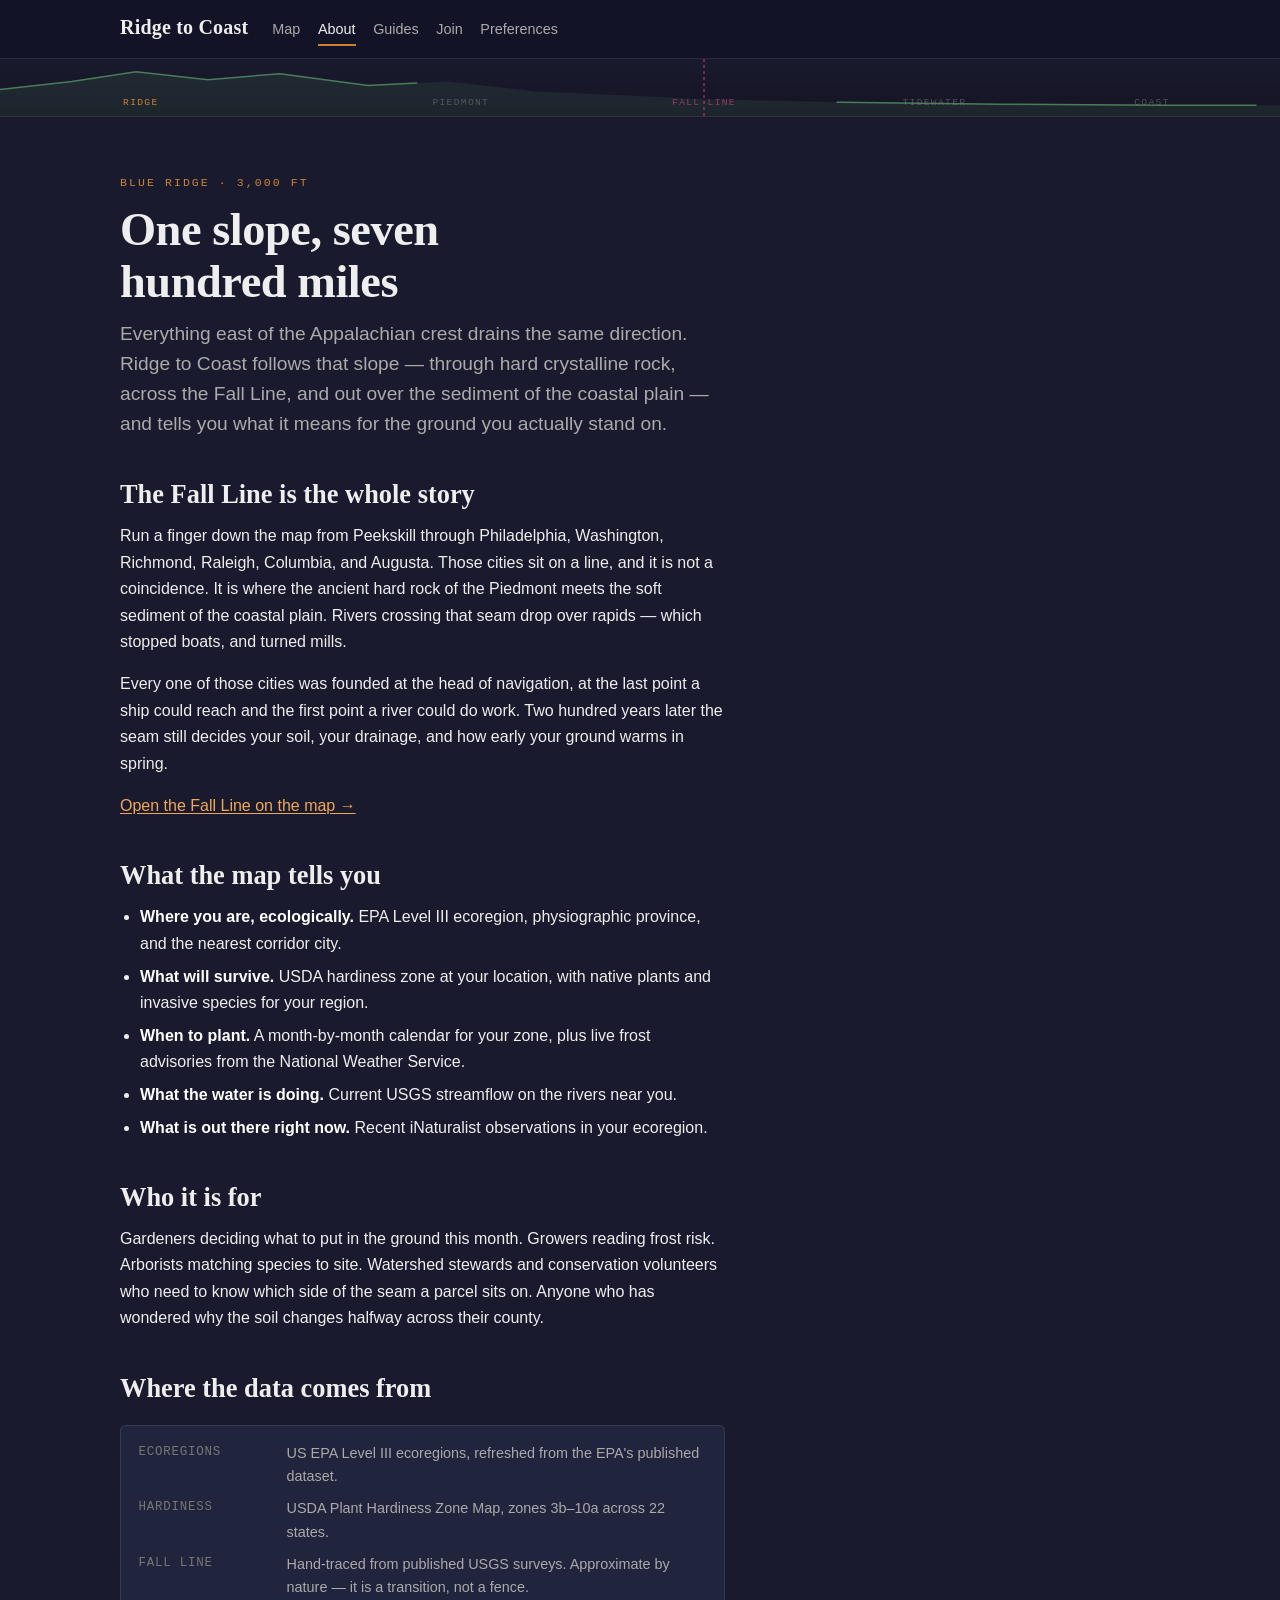
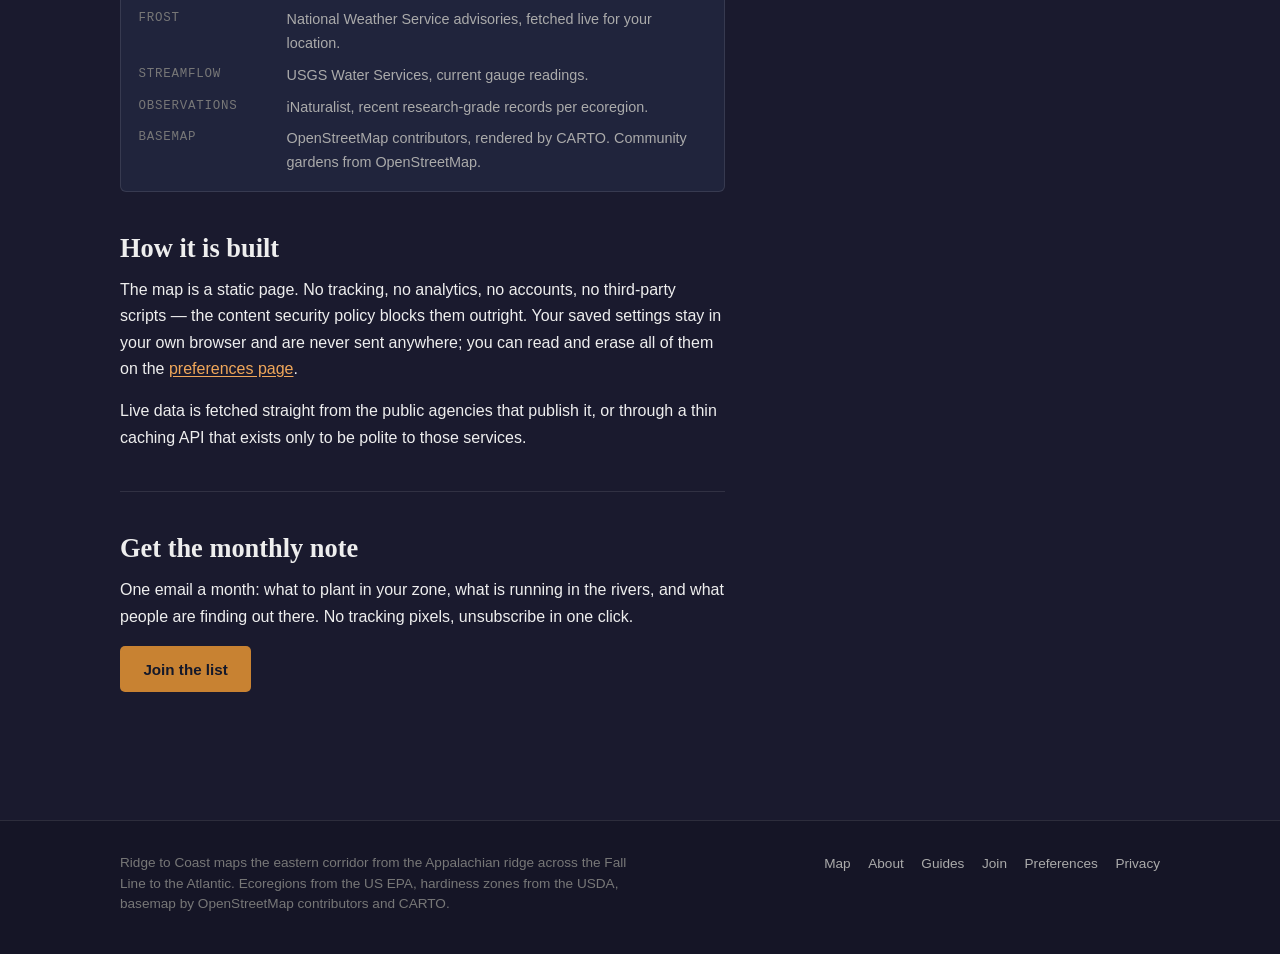
<file: app/about.html>
<!DOCTYPE html>
<html lang="en">
<head>
  <meta charset="UTF-8">
  <meta name="viewport" content="width=device-width, initial-scale=1.0">

  <!-- Content pages carry a tighter policy than the map: no basemap tiles, no
       geocoder, no NWS/USGS/iNaturalist. Only the Workers API is reachable, and
       only from the pages that actually call it. form-action stays 'none' —
       every form here submits through fetch(), never a native POST. -->
  <meta http-equiv="Content-Security-Policy" content="default-src 'none'; script-src 'self'; style-src 'self'; img-src 'self' data:; connect-src 'self' https://api.ridgetocoast.com https://preprod.ridgetocoast.com https://alpha.ridgetocoast.com; manifest-src 'self'; base-uri 'self'; form-action 'none';">

  <meta name="referrer" content="no-referrer">
  <meta http-equiv="X-Content-Type-Options" content="nosniff">
  <meta name="theme-color" content="#12171f">

  <title>About — Ridge to Coast</title>
  <meta name="description" content="Why the Fall Line matters, where the corridor runs, and where Ridge to Coast gets its ecoregion, hardiness, streamflow, and observation data.">
  <link rel="manifest" href="manifest.json">
  <link rel="icon" href="assets/icon.svg" type="image/svg+xml">
  <link rel="stylesheet" href="site.css">
</head>
<body data-place="about">

  <!-- SITE-CHROME:HEADER:START — byte-identical on every page (app/tests/site.test.js) -->
  <a class="skip-link" href="#main">Skip to content</a>
  <header class="masthead">
    <div class="masthead-inner">
      <a class="wordmark" href="index.html">Ridge to Coast</a>
      <nav class="site-nav" aria-label="Primary">
        <ul>
          <li><a href="index.html">Map</a></li>
          <li><a href="about.html">About</a></li>
          <li><a href="guides.html">Guides</a></li>
          <li><a href="join.html">Join</a></li>
          <li><a href="preferences.html">Preferences</a></li>
        </ul>
      </nav>
    </div>
  </header>
  <div class="transect" role="img" aria-label="Cross-section of the corridor: the Appalachian ridge in the west, down across the Fall Line, out to the Atlantic coast">
    <svg class="transect-svg" viewBox="0 0 320 58" preserveAspectRatio="none" aria-hidden="true" focusable="false">
      <path class="transect-fill" d="M0,31 L18,23 L34,13 L52,21 L70,15 L92,27 L112,23 L134,33 L156,37 L176,41 L210,44 L250,46 L290,47 L320,47 L320,58 L0,58 Z"/>
      <path class="transect-profile" d="M0,31 L18,23 L34,13 L52,21 L70,15 L92,27 L112,23 L134,33 L156,37 L176,41 L210,44 L250,46 L290,47 L320,47"/>
      <line class="transect-fallline" x1="176" y1="0" x2="176" y2="58"/>
    </svg>
    <ol class="transect-stations">
      <li data-station="ridge">Ridge</li>
      <li data-station="piedmont">Piedmont</li>
      <li data-station="fallline">Fall Line</li>
      <li data-station="tidewater">Tidewater</li>
      <li data-station="coast">Coast</li>
    </ol>
  </div>
  <!-- SITE-CHROME:HEADER:END -->

  <main id="main" class="page">
    <div class="prose">
      <p class="eyebrow">Blue Ridge · 3,000 ft</p>
      <h1>One slope, seven hundred miles</h1>
      <p class="lede">
        Everything east of the Appalachian crest drains the same direction. Ridge to
        Coast follows that slope — through hard crystalline rock, across the Fall
        Line, and out over the sediment of the coastal plain — and tells you what it
        means for the ground you actually stand on.
      </p>

      <h2>The Fall Line is the whole story</h2>
      <p>
        Run a finger down the map from Peekskill through Philadelphia, Washington,
        Richmond, Raleigh, Columbia, and Augusta. Those cities sit on a line, and it
        is not a coincidence. It is where the ancient hard rock of the Piedmont meets
        the soft sediment of the coastal plain. Rivers crossing that seam drop over
        rapids — which stopped boats, and turned mills.
      </p>
      <p>
        Every one of those cities was founded at the head of navigation, at the last
        point a ship could reach and the first point a river could do work. Two
        hundred years later the seam still decides your soil, your drainage, and how
        early your ground warms in spring.
      </p>
      <p>
        <a href="index.html#detail/fallline">Open the Fall Line on the map →</a>
      </p>

      <h2>What the map tells you</h2>
      <ul>
        <li><strong>Where you are, ecologically.</strong> EPA Level III ecoregion, physiographic province, and the nearest corridor city.</li>
        <li><strong>What will survive.</strong> USDA hardiness zone at your location, with native plants and invasive species for your region.</li>
        <li><strong>When to plant.</strong> A month-by-month calendar for your zone, plus live frost advisories from the National Weather Service.</li>
        <li><strong>What the water is doing.</strong> Current USGS streamflow on the rivers near you.</li>
        <li><strong>What is out there right now.</strong> Recent iNaturalist observations in your ecoregion.</li>
      </ul>

      <h2>Who it is for</h2>
      <p>
        Gardeners deciding what to put in the ground this month. Growers reading frost
        risk. Arborists matching species to site. Watershed stewards and conservation
        volunteers who need to know which side of the seam a parcel sits on. Anyone
        who has wondered why the soil changes halfway across their county.
      </p>

      <h2>Where the data comes from</h2>
      <dl class="facts">
        <dt>Ecoregions</dt>
        <dd>US EPA Level III ecoregions, refreshed from the EPA's published dataset.</dd>
        <dt>Hardiness</dt>
        <dd>USDA Plant Hardiness Zone Map, zones 3b–10a across 22 states.</dd>
        <dt>Fall Line</dt>
        <dd>Hand-traced from published USGS surveys. Approximate by nature — it is a transition, not a fence.</dd>
        <dt>Frost</dt>
        <dd>National Weather Service advisories, fetched live for your location.</dd>
        <dt>Streamflow</dt>
        <dd>USGS Water Services, current gauge readings.</dd>
        <dt>Observations</dt>
        <dd>iNaturalist, recent research-grade records per ecoregion.</dd>
        <dt>Basemap</dt>
        <dd>OpenStreetMap contributors, rendered by CARTO. Community gardens from OpenStreetMap.</dd>
      </dl>

      <h2>How it is built</h2>
      <p>
        The map is a static page. No tracking, no analytics, no accounts, no
        third-party scripts — the content security policy blocks them outright.
        Your saved settings stay in your own browser and are never sent anywhere;
        you can read and erase all of them on the
        <a href="preferences.html">preferences page</a>.
      </p>
      <p>
        Live data is fetched straight from the public agencies that publish it, or
        through a thin caching API that exists only to be polite to those services.
      </p>

      <hr>

      <h2>Get the monthly note</h2>
      <p>
        One email a month: what to plant in your zone, what is running in the rivers,
        and what people are finding out there. No tracking pixels, unsubscribe in one
        click.
      </p>
      <p><a class="btn" href="join.html">Join the list</a></p>
    </div>
  </main>

  <!-- SITE-CHROME:FOOTER:START — byte-identical on every page (app/tests/site.test.js) -->
  <footer class="site-footer">
    <div class="site-footer-inner">
      <p>
        Ridge to Coast maps the eastern corridor from the Appalachian ridge across the
        Fall Line to the Atlantic. Ecoregions from the US EPA, hardiness zones from the
        USDA, basemap by OpenStreetMap contributors and CARTO.
      </p>
      <nav aria-label="Footer">
        <ul>
          <li><a href="index.html">Map</a></li>
          <li><a href="about.html">About</a></li>
          <li><a href="guides.html">Guides</a></li>
          <li><a href="join.html">Join</a></li>
          <li><a href="preferences.html">Preferences</a></li>
          <li><a href="privacy.html">Privacy</a></li>
        </ul>
      </nav>
    </div>
  </footer>
  <!-- SITE-CHROME:FOOTER:END -->

</body>
</html>
</file>
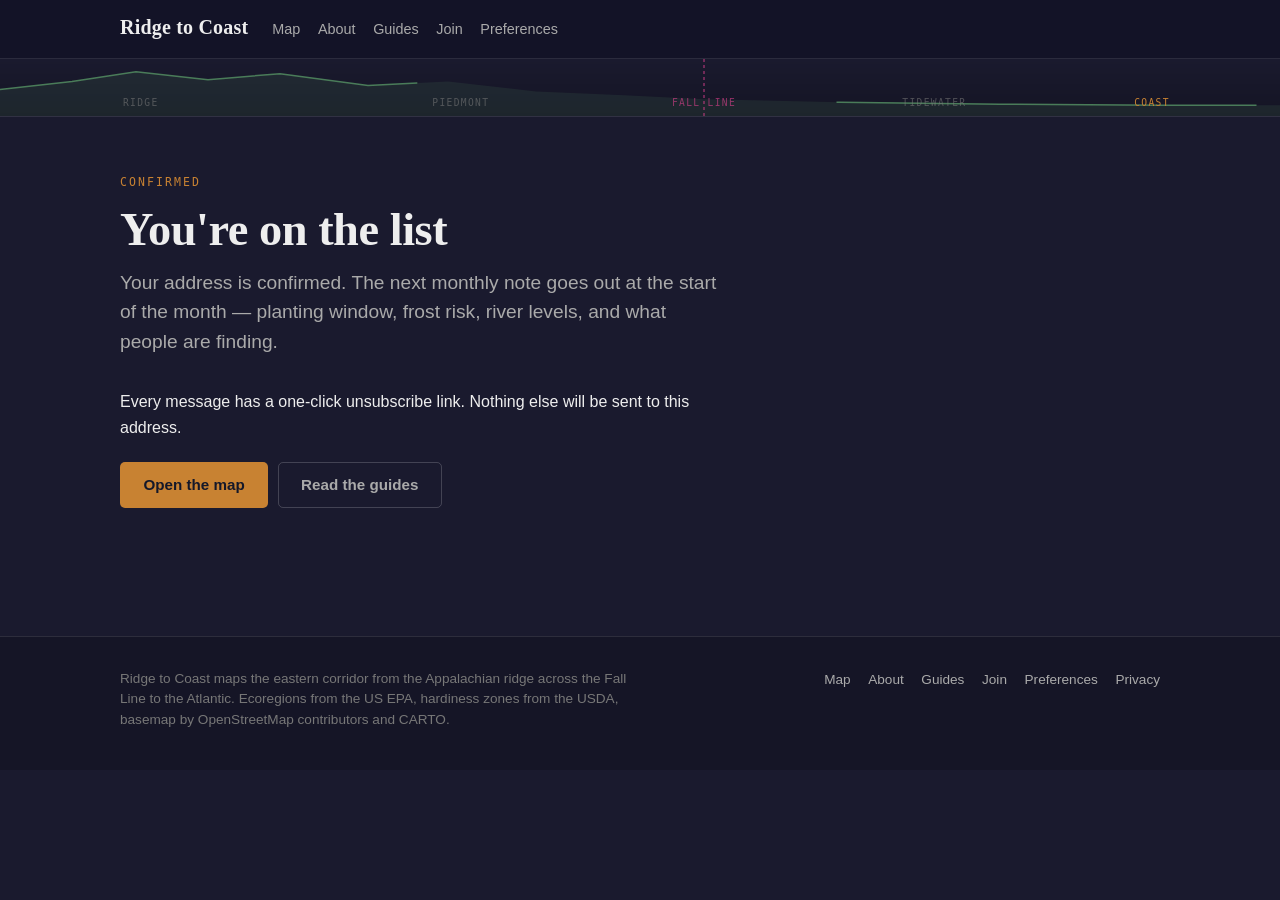
<file: app/confirmed.html>
<!DOCTYPE html>
<html lang="en">
<head>
  <meta charset="UTF-8">
  <meta name="viewport" content="width=device-width, initial-scale=1.0">

  <!-- Content pages carry a tighter policy than the map: no basemap tiles, no
       geocoder, no NWS/USGS/iNaturalist. Only the Workers API is reachable, and
       only from the pages that actually call it. form-action stays 'none' —
       every form here submits through fetch(), never a native POST. -->
  <meta http-equiv="Content-Security-Policy" content="default-src 'none'; script-src 'self'; style-src 'self'; img-src 'self' data:; connect-src 'self' https://api.ridgetocoast.com https://preprod.ridgetocoast.com https://alpha.ridgetocoast.com; manifest-src 'self'; base-uri 'self'; form-action 'none';">

  <meta name="referrer" content="no-referrer">
  <meta http-equiv="X-Content-Type-Options" content="nosniff">
  <meta name="theme-color" content="#12171f">

  <title>Subscription confirmed — Ridge to Coast</title>
  <meta name="description" content="Your email address is confirmed. The monthly Ridge to Coast note is on its way.">
  <link rel="manifest" href="manifest.json">
  <link rel="icon" href="assets/icon.svg" type="image/svg+xml">
  <link rel="stylesheet" href="site.css">
</head>
<body data-place="legal">

  <!-- SITE-CHROME:HEADER:START — byte-identical on every page (app/tests/site.test.js) -->
  <a class="skip-link" href="#main">Skip to content</a>
  <header class="masthead">
    <div class="masthead-inner">
      <a class="wordmark" href="index.html">Ridge to Coast</a>
      <nav class="site-nav" aria-label="Primary">
        <ul>
          <li><a href="index.html">Map</a></li>
          <li><a href="about.html">About</a></li>
          <li><a href="guides.html">Guides</a></li>
          <li><a href="join.html">Join</a></li>
          <li><a href="preferences.html">Preferences</a></li>
        </ul>
      </nav>
    </div>
  </header>
  <div class="transect" role="img" aria-label="Cross-section of the corridor: the Appalachian ridge in the west, down across the Fall Line, out to the Atlantic coast">
    <svg class="transect-svg" viewBox="0 0 320 58" preserveAspectRatio="none" aria-hidden="true" focusable="false">
      <path class="transect-fill" d="M0,31 L18,23 L34,13 L52,21 L70,15 L92,27 L112,23 L134,33 L156,37 L176,41 L210,44 L250,46 L290,47 L320,47 L320,58 L0,58 Z"/>
      <path class="transect-profile" d="M0,31 L18,23 L34,13 L52,21 L70,15 L92,27 L112,23 L134,33 L156,37 L176,41 L210,44 L250,46 L290,47 L320,47"/>
      <line class="transect-fallline" x1="176" y1="0" x2="176" y2="58"/>
    </svg>
    <ol class="transect-stations">
      <li data-station="ridge">Ridge</li>
      <li data-station="piedmont">Piedmont</li>
      <li data-station="fallline">Fall Line</li>
      <li data-station="tidewater">Tidewater</li>
      <li data-station="coast">Coast</li>
    </ol>
  </div>
  <!-- SITE-CHROME:HEADER:END -->

  <main id="main" class="page">
    <div class="prose">
      <p class="eyebrow">Confirmed</p>
      <h1>You're on the list</h1>
      <p class="lede">
        Your address is confirmed. The next monthly note goes out at the start of the
        month — planting window, frost risk, river levels, and what people are finding.
      </p>
      <p>
        Every message has a one-click unsubscribe link. Nothing else will be sent to this
        address.
      </p>
      <p class="btn-row">
        <a class="btn" href="index.html">Open the map</a>
        <a class="btn btn-quiet" href="guides.html">Read the guides</a>
      </p>
    </div>
  </main>

  <!-- SITE-CHROME:FOOTER:START — byte-identical on every page (app/tests/site.test.js) -->
  <footer class="site-footer">
    <div class="site-footer-inner">
      <p>
        Ridge to Coast maps the eastern corridor from the Appalachian ridge across the
        Fall Line to the Atlantic. Ecoregions from the US EPA, hardiness zones from the
        USDA, basemap by OpenStreetMap contributors and CARTO.
      </p>
      <nav aria-label="Footer">
        <ul>
          <li><a href="index.html">Map</a></li>
          <li><a href="about.html">About</a></li>
          <li><a href="guides.html">Guides</a></li>
          <li><a href="join.html">Join</a></li>
          <li><a href="preferences.html">Preferences</a></li>
          <li><a href="privacy.html">Privacy</a></li>
        </ul>
      </nav>
    </div>
  </footer>
  <!-- SITE-CHROME:FOOTER:END -->

</body>
</html>
</file>
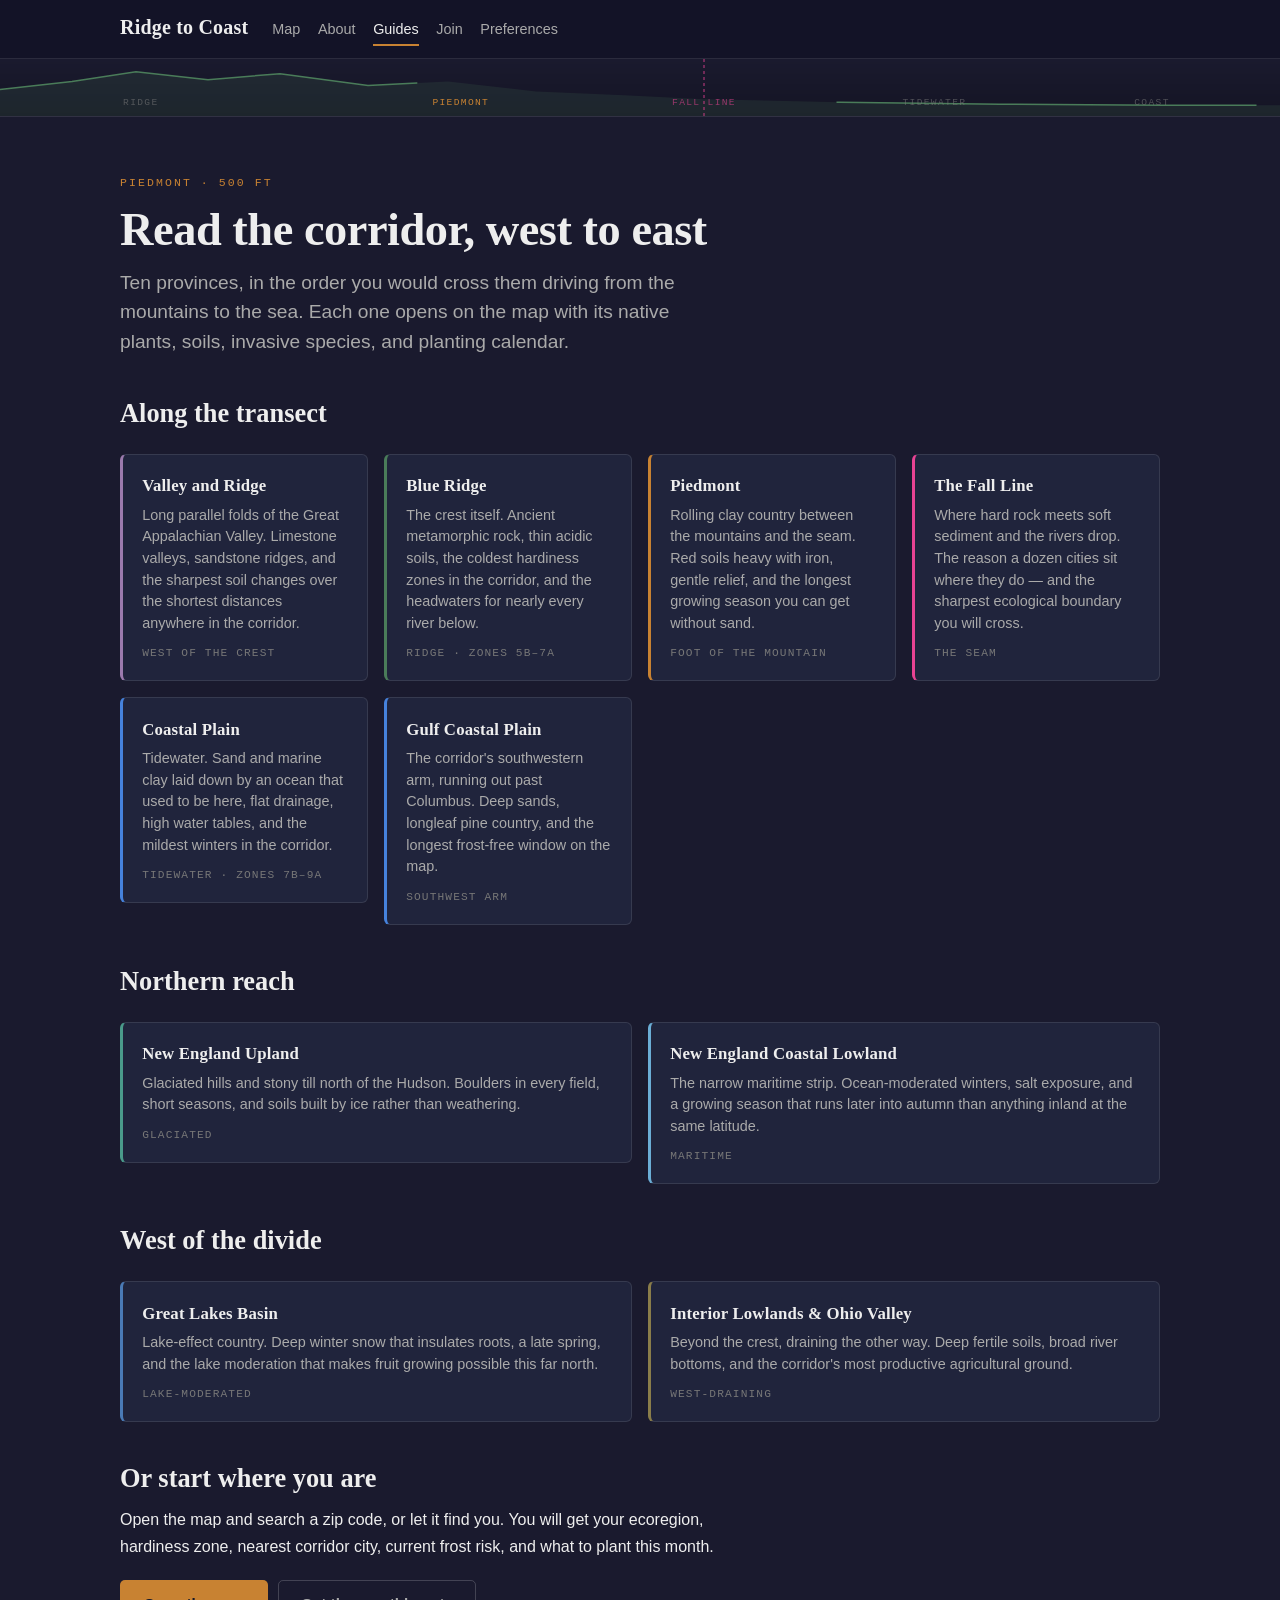
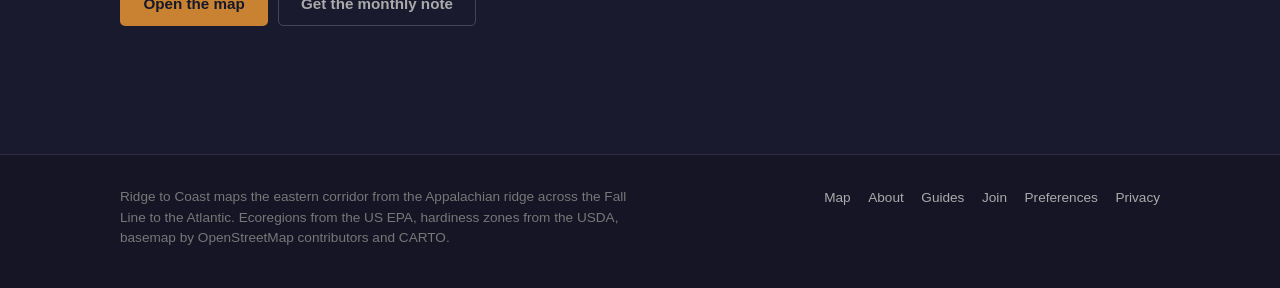
<file: app/guides.html>
<!DOCTYPE html>
<html lang="en">
<head>
  <meta charset="UTF-8">
  <meta name="viewport" content="width=device-width, initial-scale=1.0">

  <!-- Content pages carry a tighter policy than the map: no basemap tiles, no
       geocoder, no NWS/USGS/iNaturalist. Only the Workers API is reachable, and
       only from the pages that actually call it. form-action stays 'none' —
       every form here submits through fetch(), never a native POST. -->
  <meta http-equiv="Content-Security-Policy" content="default-src 'none'; script-src 'self'; style-src 'self'; img-src 'self' data:; connect-src 'self' https://api.ridgetocoast.com https://preprod.ridgetocoast.com https://alpha.ridgetocoast.com; manifest-src 'self'; base-uri 'self'; form-action 'none';">

  <meta name="referrer" content="no-referrer">
  <meta http-equiv="X-Content-Type-Options" content="nosniff">
  <meta name="theme-color" content="#12171f">

  <title>Guides — Ridge to Coast</title>
  <meta name="description" content="Start here: the physiographic provinces of the eastern corridor, from the Blue Ridge across the Fall Line to the Atlantic coast, each opening on the map.">
  <link rel="manifest" href="manifest.json">
  <link rel="icon" href="assets/icon.svg" type="image/svg+xml">
  <link rel="stylesheet" href="site.css">
</head>
<body data-place="guides">

  <!-- SITE-CHROME:HEADER:START — byte-identical on every page (app/tests/site.test.js) -->
  <a class="skip-link" href="#main">Skip to content</a>
  <header class="masthead">
    <div class="masthead-inner">
      <a class="wordmark" href="index.html">Ridge to Coast</a>
      <nav class="site-nav" aria-label="Primary">
        <ul>
          <li><a href="index.html">Map</a></li>
          <li><a href="about.html">About</a></li>
          <li><a href="guides.html">Guides</a></li>
          <li><a href="join.html">Join</a></li>
          <li><a href="preferences.html">Preferences</a></li>
        </ul>
      </nav>
    </div>
  </header>
  <div class="transect" role="img" aria-label="Cross-section of the corridor: the Appalachian ridge in the west, down across the Fall Line, out to the Atlantic coast">
    <svg class="transect-svg" viewBox="0 0 320 58" preserveAspectRatio="none" aria-hidden="true" focusable="false">
      <path class="transect-fill" d="M0,31 L18,23 L34,13 L52,21 L70,15 L92,27 L112,23 L134,33 L156,37 L176,41 L210,44 L250,46 L290,47 L320,47 L320,58 L0,58 Z"/>
      <path class="transect-profile" d="M0,31 L18,23 L34,13 L52,21 L70,15 L92,27 L112,23 L134,33 L156,37 L176,41 L210,44 L250,46 L290,47 L320,47"/>
      <line class="transect-fallline" x1="176" y1="0" x2="176" y2="58"/>
    </svg>
    <ol class="transect-stations">
      <li data-station="ridge">Ridge</li>
      <li data-station="piedmont">Piedmont</li>
      <li data-station="fallline">Fall Line</li>
      <li data-station="tidewater">Tidewater</li>
      <li data-station="coast">Coast</li>
    </ol>
  </div>
  <!-- SITE-CHROME:HEADER:END -->

  <main id="main" class="page">
    <div class="prose">
      <p class="eyebrow">Piedmont · 500 ft</p>
      <h1>Read the corridor, west to east</h1>
      <p class="lede">
        Ten provinces, in the order you would cross them driving from the mountains to
        the sea. Each one opens on the map with its native plants, soils, invasive
        species, and planting calendar.
      </p>
    </div>

    <h2>Along the transect</h2>
    <ul class="card-grid">
      <li>
        <a class="card province-valley" href="index.html#detail/region/valleyRidge">
          <h3>Valley and Ridge</h3>
          <p>Long parallel folds of the Great Appalachian Valley. Limestone valleys, sandstone ridges, and the sharpest soil changes over the shortest distances anywhere in the corridor.</p>
          <span class="card-meta">West of the crest</span>
        </a>
      </li>
      <li>
        <a class="card province-ridge" href="index.html#detail/region/blueRidge">
          <h3>Blue Ridge</h3>
          <p>The crest itself. Ancient metamorphic rock, thin acidic soils, the coldest hardiness zones in the corridor, and the headwaters for nearly every river below.</p>
          <span class="card-meta">Ridge · zones 5b–7a</span>
        </a>
      </li>
      <li>
        <a class="card province-piedmont" href="index.html#detail/region/piedmont">
          <h3>Piedmont</h3>
          <p>Rolling clay country between the mountains and the seam. Red soils heavy with iron, gentle relief, and the longest growing season you can get without sand.</p>
          <span class="card-meta">Foot of the mountain</span>
        </a>
      </li>
      <li>
        <a class="card province-fall" href="index.html#detail/fallline">
          <h3>The Fall Line</h3>
          <p>Where hard rock meets soft sediment and the rivers drop. The reason a dozen cities sit where they do — and the sharpest ecological boundary you will cross.</p>
          <span class="card-meta">The seam</span>
        </a>
      </li>
      <li>
        <a class="card province-tide" href="index.html#detail/region/coastal">
          <h3>Coastal Plain</h3>
          <p>Tidewater. Sand and marine clay laid down by an ocean that used to be here, flat drainage, high water tables, and the mildest winters in the corridor.</p>
          <span class="card-meta">Tidewater · zones 7b–9a</span>
        </a>
      </li>
      <li>
        <a class="card province-tide" href="index.html#detail/region/gulfCoastal">
          <h3>Gulf Coastal Plain</h3>
          <p>The corridor's southwestern arm, running out past Columbus. Deep sands, longleaf pine country, and the longest frost-free window on the map.</p>
          <span class="card-meta">Southwest arm</span>
        </a>
      </li>
    </ul>

    <h2>Northern reach</h2>
    <ul class="card-grid">
      <li>
        <a class="card province-upland" href="index.html#detail/region/neUpland">
          <h3>New England Upland</h3>
          <p>Glaciated hills and stony till north of the Hudson. Boulders in every field, short seasons, and soils built by ice rather than weathering.</p>
          <span class="card-meta">Glaciated</span>
        </a>
      </li>
      <li>
        <a class="card province-necoastal" href="index.html#detail/region/neCoastal">
          <h3>New England Coastal Lowland</h3>
          <p>The narrow maritime strip. Ocean-moderated winters, salt exposure, and a growing season that runs later into autumn than anything inland at the same latitude.</p>
          <span class="card-meta">Maritime</span>
        </a>
      </li>
    </ul>

    <h2>West of the divide</h2>
    <ul class="card-grid">
      <li>
        <a class="card province-lakes" href="index.html#detail/region/greatLakes">
          <h3>Great Lakes Basin</h3>
          <p>Lake-effect country. Deep winter snow that insulates roots, a late spring, and the lake moderation that makes fruit growing possible this far north.</p>
          <span class="card-meta">Lake-moderated</span>
        </a>
      </li>
      <li>
        <a class="card province-lowlands" href="index.html#detail/region/interiorLowlands">
          <h3>Interior Lowlands &amp; Ohio Valley</h3>
          <p>Beyond the crest, draining the other way. Deep fertile soils, broad river bottoms, and the corridor's most productive agricultural ground.</p>
          <span class="card-meta">West-draining</span>
        </a>
      </li>
    </ul>

    <div class="prose">
      <h2>Or start where you are</h2>
      <p>
        Open the map and search a zip code, or let it find you. You will get your
        ecoregion, hardiness zone, nearest corridor city, current frost risk, and what
        to plant this month.
      </p>
      <p class="btn-row">
        <a class="btn" href="index.html">Open the map</a>
        <a class="btn btn-quiet" href="join.html">Get the monthly note</a>
      </p>
    </div>
  </main>

  <!-- SITE-CHROME:FOOTER:START — byte-identical on every page (app/tests/site.test.js) -->
  <footer class="site-footer">
    <div class="site-footer-inner">
      <p>
        Ridge to Coast maps the eastern corridor from the Appalachian ridge across the
        Fall Line to the Atlantic. Ecoregions from the US EPA, hardiness zones from the
        USDA, basemap by OpenStreetMap contributors and CARTO.
      </p>
      <nav aria-label="Footer">
        <ul>
          <li><a href="index.html">Map</a></li>
          <li><a href="about.html">About</a></li>
          <li><a href="guides.html">Guides</a></li>
          <li><a href="join.html">Join</a></li>
          <li><a href="preferences.html">Preferences</a></li>
          <li><a href="privacy.html">Privacy</a></li>
        </ul>
      </nav>
    </div>
  </footer>
  <!-- SITE-CHROME:FOOTER:END -->

</body>
</html>
</file>
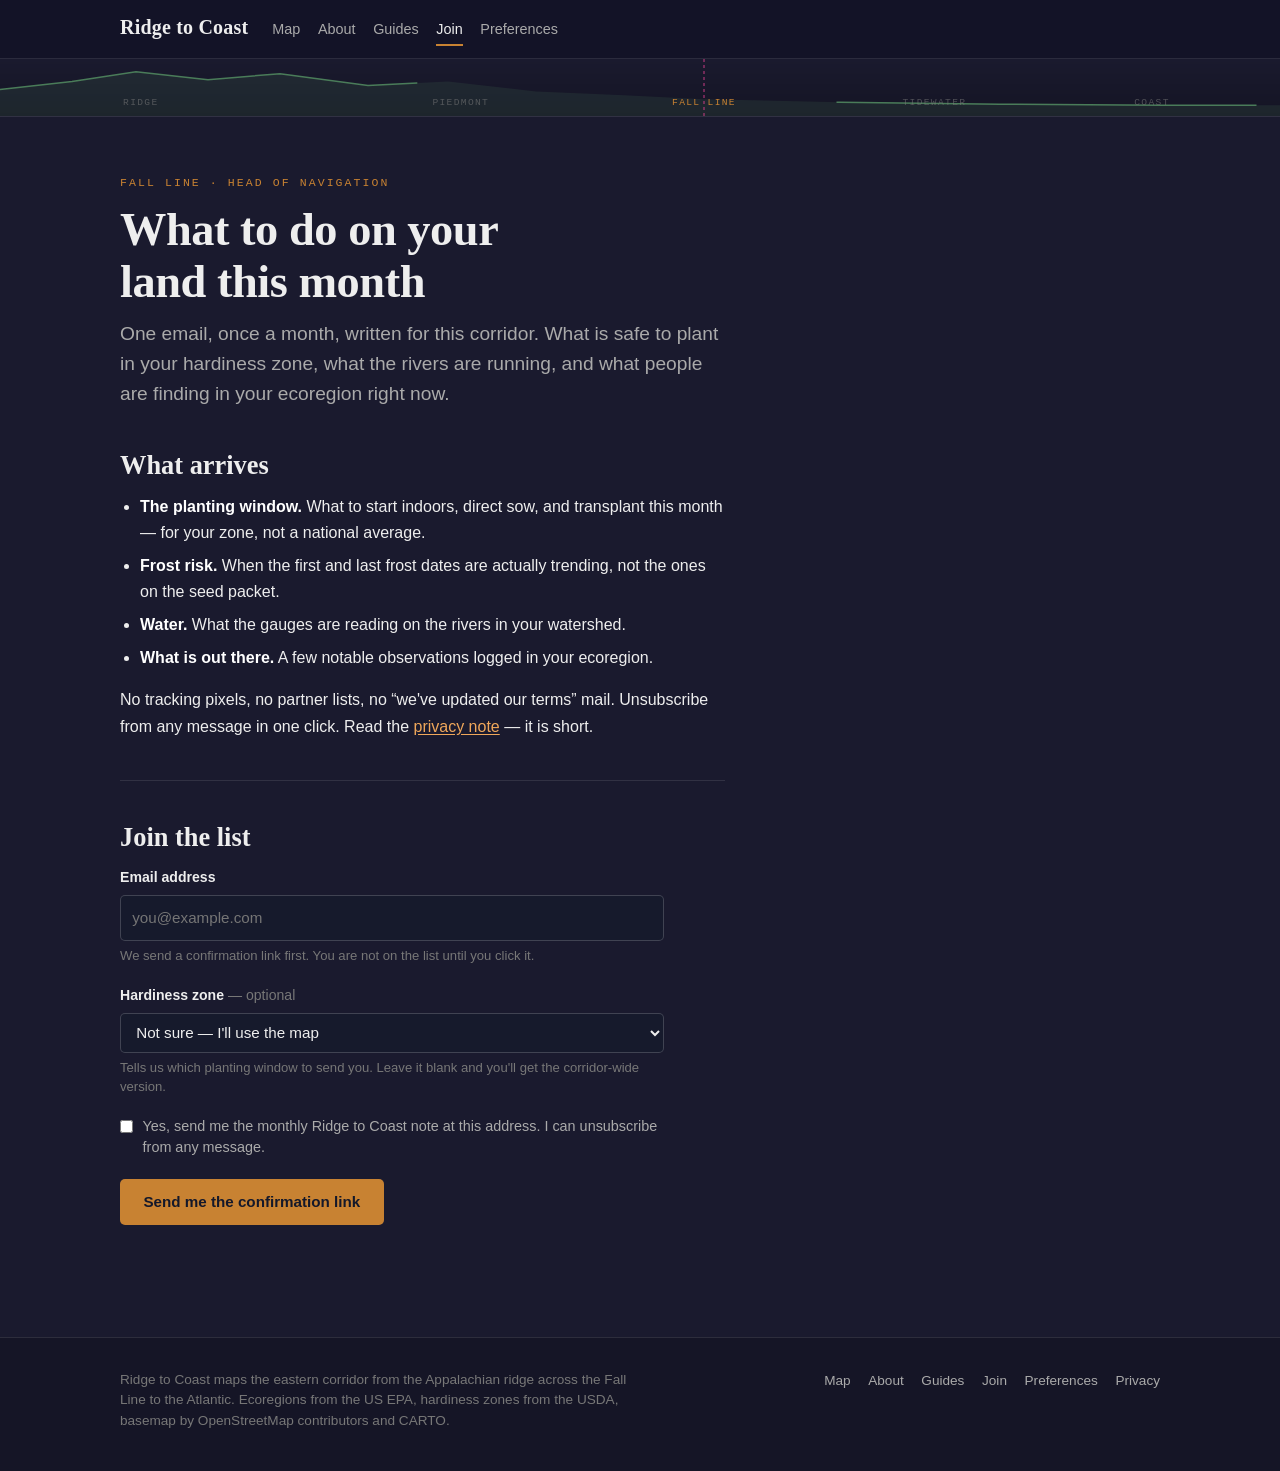
<file: app/join.html>
<!DOCTYPE html>
<html lang="en">
<head>
  <meta charset="UTF-8">
  <meta name="viewport" content="width=device-width, initial-scale=1.0">

  <!-- Content pages carry a tighter policy than the map: no basemap tiles, no
       geocoder, no NWS/USGS/iNaturalist. Only the Workers API is reachable, and
       only from the pages that actually call it. form-action stays 'none' —
       every form here submits through fetch(), never a native POST. -->
  <meta http-equiv="Content-Security-Policy" content="default-src 'none'; script-src 'self'; style-src 'self'; img-src 'self' data:; connect-src 'self' https://api.ridgetocoast.com https://preprod.ridgetocoast.com https://alpha.ridgetocoast.com; manifest-src 'self'; base-uri 'self'; form-action 'none';">

  <meta name="referrer" content="no-referrer">
  <meta http-equiv="X-Content-Type-Options" content="nosniff">
  <meta name="theme-color" content="#12171f">

  <title>Join — Ridge to Coast</title>
  <meta name="description" content="One email a month: what to plant in your hardiness zone, what the rivers are doing, and what people are finding in your ecoregion.">
  <link rel="manifest" href="manifest.json">
  <link rel="icon" href="assets/icon.svg" type="image/svg+xml">
  <link rel="stylesheet" href="site.css">
</head>
<body data-place="join">

  <!-- SITE-CHROME:HEADER:START — byte-identical on every page (app/tests/site.test.js) -->
  <a class="skip-link" href="#main">Skip to content</a>
  <header class="masthead">
    <div class="masthead-inner">
      <a class="wordmark" href="index.html">Ridge to Coast</a>
      <nav class="site-nav" aria-label="Primary">
        <ul>
          <li><a href="index.html">Map</a></li>
          <li><a href="about.html">About</a></li>
          <li><a href="guides.html">Guides</a></li>
          <li><a href="join.html">Join</a></li>
          <li><a href="preferences.html">Preferences</a></li>
        </ul>
      </nav>
    </div>
  </header>
  <div class="transect" role="img" aria-label="Cross-section of the corridor: the Appalachian ridge in the west, down across the Fall Line, out to the Atlantic coast">
    <svg class="transect-svg" viewBox="0 0 320 58" preserveAspectRatio="none" aria-hidden="true" focusable="false">
      <path class="transect-fill" d="M0,31 L18,23 L34,13 L52,21 L70,15 L92,27 L112,23 L134,33 L156,37 L176,41 L210,44 L250,46 L290,47 L320,47 L320,58 L0,58 Z"/>
      <path class="transect-profile" d="M0,31 L18,23 L34,13 L52,21 L70,15 L92,27 L112,23 L134,33 L156,37 L176,41 L210,44 L250,46 L290,47 L320,47"/>
      <line class="transect-fallline" x1="176" y1="0" x2="176" y2="58"/>
    </svg>
    <ol class="transect-stations">
      <li data-station="ridge">Ridge</li>
      <li data-station="piedmont">Piedmont</li>
      <li data-station="fallline">Fall Line</li>
      <li data-station="tidewater">Tidewater</li>
      <li data-station="coast">Coast</li>
    </ol>
  </div>
  <!-- SITE-CHROME:HEADER:END -->

  <main id="main" class="page">
    <div class="prose">
      <p class="eyebrow">Fall Line · head of navigation</p>
      <h1>What to do on your land this month</h1>
      <p class="lede">
        One email, once a month, written for this corridor. What is safe to plant in
        your hardiness zone, what the rivers are running, and what people are finding
        in your ecoregion right now.
      </p>

      <h2>What arrives</h2>
      <ul>
        <li><strong>The planting window.</strong> What to start indoors, direct sow, and transplant this month — for your zone, not a national average.</li>
        <li><strong>Frost risk.</strong> When the first and last frost dates are actually trending, not the ones on the seed packet.</li>
        <li><strong>Water.</strong> What the gauges are reading on the rivers in your watershed.</li>
        <li><strong>What is out there.</strong> A few notable observations logged in your ecoregion.</li>
      </ul>

      <p>
        No tracking pixels, no partner lists, no “we've updated our terms” mail.
        Unsubscribe from any message in one click. Read the
        <a href="privacy.html">privacy note</a> — it is short.
      </p>

      <hr>

      <form class="form" id="join-form" novalidate>
        <h2 id="form-heading">Join the list</h2>

        <div class="field">
          <label for="email">Email address</label>
          <input type="email" id="email" name="email" autocomplete="email"
                 required maxlength="254" placeholder="you@example.com"
                 aria-describedby="email-hint">
          <p class="field-hint" id="email-hint">
            We send a confirmation link first. You are not on the list until you click it.
          </p>
        </div>

        <div class="field">
          <label for="zone">Hardiness zone <span class="field-hint-inline">— optional</span></label>
          <select id="zone" name="zone">
            <option value="">Not sure — I'll use the map</option>
            <option value="3b">3b</option><option value="4a">4a</option><option value="4b">4b</option>
            <option value="5a">5a</option><option value="5b">5b</option><option value="6a">6a</option>
            <option value="6b">6b</option><option value="7a">7a</option><option value="7b">7b</option>
            <option value="8a">8a</option><option value="8b">8b</option><option value="9a">9a</option>
            <option value="9b">9b</option><option value="10a">10a</option>
          </select>
          <p class="field-hint">
            Tells us which planting window to send you. Leave it blank and you'll get the
            corridor-wide version.
          </p>
        </div>

        <div class="field">
          <label class="checkbox" for="consent">
            <input type="checkbox" id="consent" name="consent" required>
            <span>
              Yes, send me the monthly Ridge to Coast note at this address. I can
              unsubscribe from any message.
            </span>
          </label>
        </div>

        <!-- Honeypot. Hidden from people, tempting to naive bots. Never shown,
             never focusable, never announced. -->
        <div class="trap" aria-hidden="true">
          <label for="website">Leave this field empty</label>
          <input type="text" id="website" name="website" tabindex="-1" autocomplete="off">
        </div>

        <div class="btn-row">
          <button class="btn" type="submit" id="submit-btn">Send me the confirmation link</button>
        </div>
      </form>

      <!-- Outside the form on purpose: a successful signup hides the form, and
           these would go with it if they were nested inside. -->
      <p class="notice notice-error" id="form-error" hidden role="alert"></p>
      <p class="notice notice-ok" id="form-ok" hidden role="status" tabindex="-1"></p>
    </div>
  </main>

  <!-- SITE-CHROME:FOOTER:START — byte-identical on every page (app/tests/site.test.js) -->
  <footer class="site-footer">
    <div class="site-footer-inner">
      <p>
        Ridge to Coast maps the eastern corridor from the Appalachian ridge across the
        Fall Line to the Atlantic. Ecoregions from the US EPA, hardiness zones from the
        USDA, basemap by OpenStreetMap contributors and CARTO.
      </p>
      <nav aria-label="Footer">
        <ul>
          <li><a href="index.html">Map</a></li>
          <li><a href="about.html">About</a></li>
          <li><a href="guides.html">Guides</a></li>
          <li><a href="join.html">Join</a></li>
          <li><a href="preferences.html">Preferences</a></li>
          <li><a href="privacy.html">Privacy</a></li>
        </ul>
      </nav>
    </div>
  </footer>
  <!-- SITE-CHROME:FOOTER:END -->

  <script src="lib/api-base.js"></script>
  <script src="lib/prefs.js"></script>
  <script src="join.js"></script>
</body>
</html>
</file>
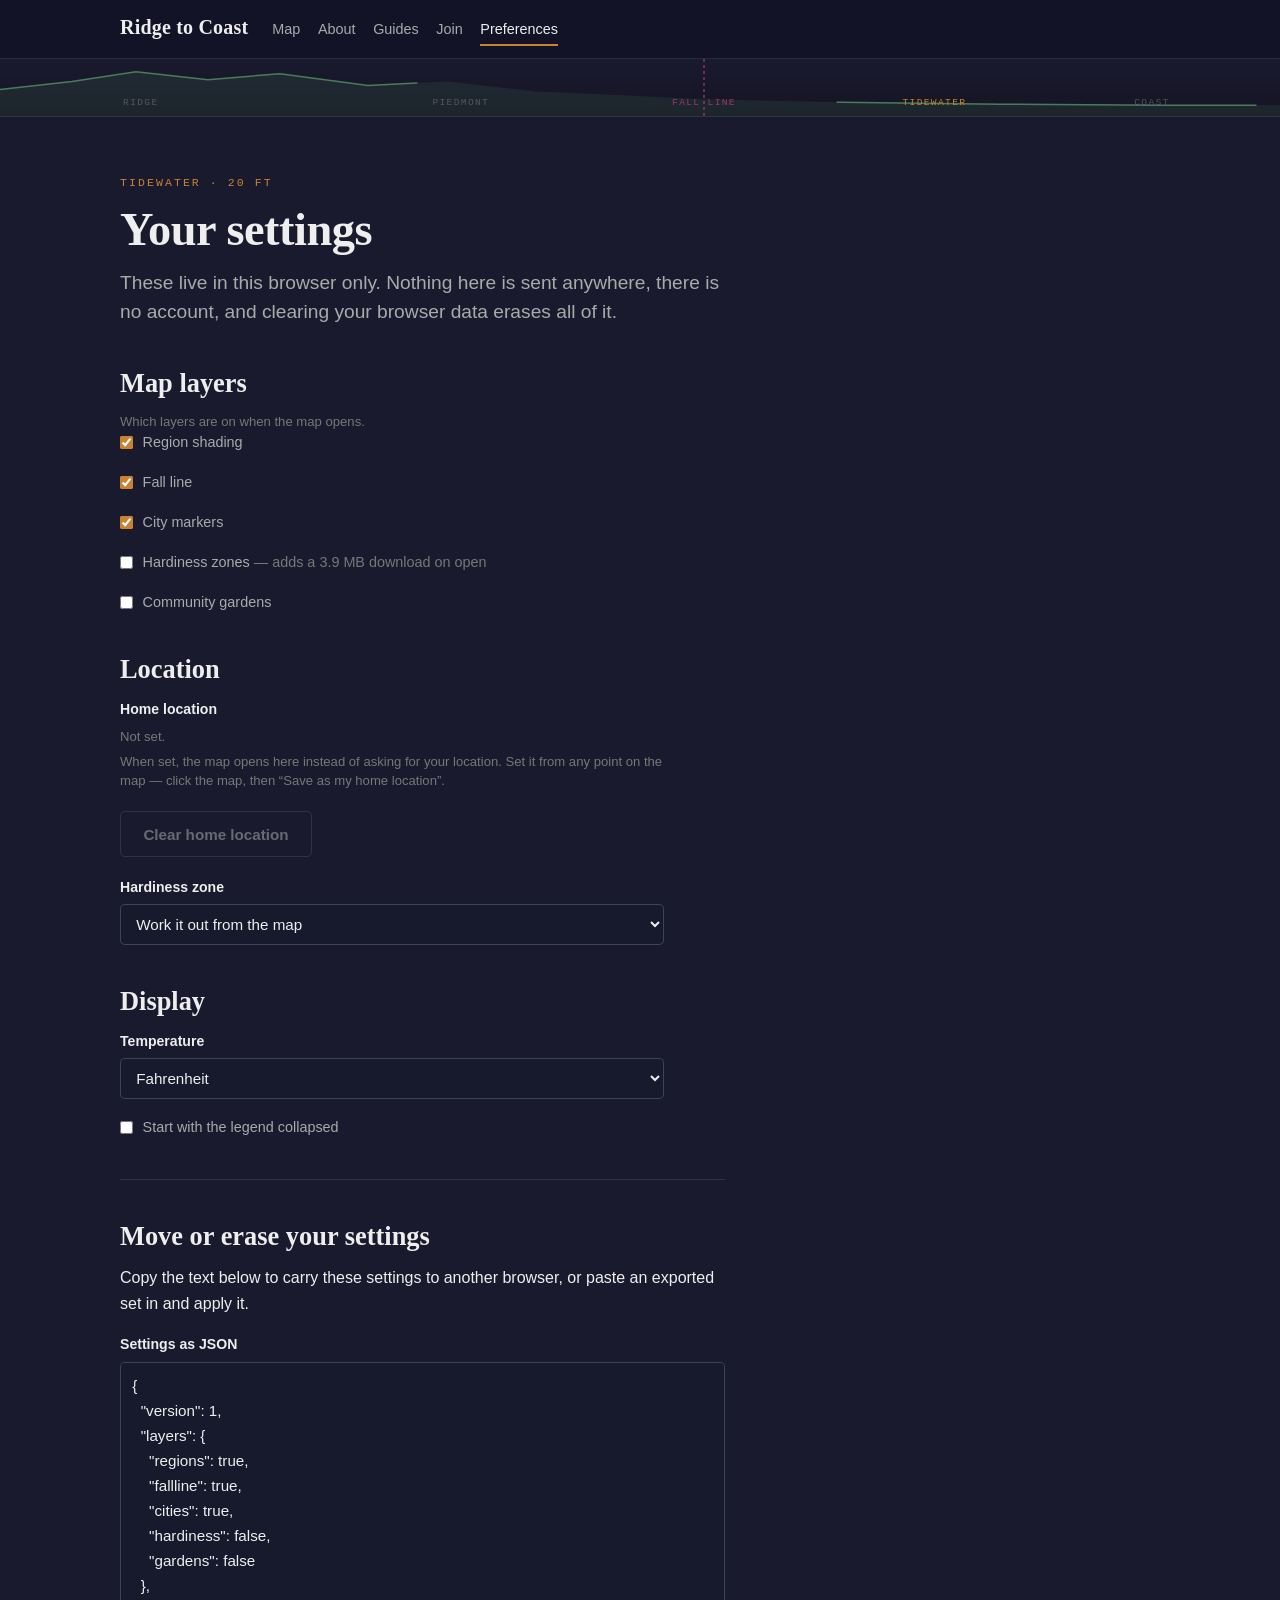
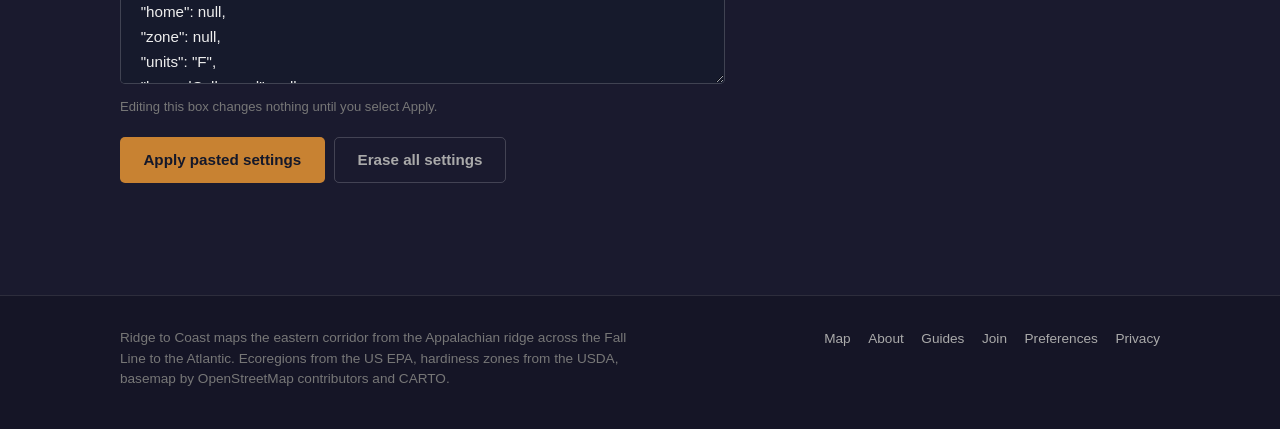
<file: app/preferences.html>
<!DOCTYPE html>
<html lang="en">
<head>
  <meta charset="UTF-8">
  <meta name="viewport" content="width=device-width, initial-scale=1.0">

  <!-- Content pages carry a tighter policy than the map: no basemap tiles, no
       geocoder, no NWS/USGS/iNaturalist. Only the Workers API is reachable, and
       only from the pages that actually call it. form-action stays 'none' —
       every form here submits through fetch(), never a native POST. -->
  <meta http-equiv="Content-Security-Policy" content="default-src 'none'; script-src 'self'; style-src 'self'; img-src 'self' data:; connect-src 'self' https://api.ridgetocoast.com https://preprod.ridgetocoast.com https://alpha.ridgetocoast.com; manifest-src 'self'; base-uri 'self'; form-action 'none';">

  <meta name="referrer" content="no-referrer">
  <meta http-equiv="X-Content-Type-Options" content="nosniff">
  <meta name="theme-color" content="#12171f">

  <title>Preferences — Ridge to Coast</title>
  <meta name="description" content="View, change, export, and erase the map settings stored in this browser. Nothing here is sent to a server.">
  <link rel="manifest" href="manifest.json">
  <link rel="icon" href="assets/icon.svg" type="image/svg+xml">
  <link rel="stylesheet" href="site.css">
</head>
<body data-place="preferences">

  <!-- SITE-CHROME:HEADER:START — byte-identical on every page (app/tests/site.test.js) -->
  <a class="skip-link" href="#main">Skip to content</a>
  <header class="masthead">
    <div class="masthead-inner">
      <a class="wordmark" href="index.html">Ridge to Coast</a>
      <nav class="site-nav" aria-label="Primary">
        <ul>
          <li><a href="index.html">Map</a></li>
          <li><a href="about.html">About</a></li>
          <li><a href="guides.html">Guides</a></li>
          <li><a href="join.html">Join</a></li>
          <li><a href="preferences.html">Preferences</a></li>
        </ul>
      </nav>
    </div>
  </header>
  <div class="transect" role="img" aria-label="Cross-section of the corridor: the Appalachian ridge in the west, down across the Fall Line, out to the Atlantic coast">
    <svg class="transect-svg" viewBox="0 0 320 58" preserveAspectRatio="none" aria-hidden="true" focusable="false">
      <path class="transect-fill" d="M0,31 L18,23 L34,13 L52,21 L70,15 L92,27 L112,23 L134,33 L156,37 L176,41 L210,44 L250,46 L290,47 L320,47 L320,58 L0,58 Z"/>
      <path class="transect-profile" d="M0,31 L18,23 L34,13 L52,21 L70,15 L92,27 L112,23 L134,33 L156,37 L176,41 L210,44 L250,46 L290,47 L320,47"/>
      <line class="transect-fallline" x1="176" y1="0" x2="176" y2="58"/>
    </svg>
    <ol class="transect-stations">
      <li data-station="ridge">Ridge</li>
      <li data-station="piedmont">Piedmont</li>
      <li data-station="fallline">Fall Line</li>
      <li data-station="tidewater">Tidewater</li>
      <li data-station="coast">Coast</li>
    </ol>
  </div>
  <!-- SITE-CHROME:HEADER:END -->

  <main id="main" class="page">
    <div class="prose">
      <p class="eyebrow">Tidewater · 20 ft</p>
      <h1>Your settings</h1>
      <p class="lede">
        These live in this browser only. Nothing here is sent anywhere, there is no
        account, and clearing your browser data erases all of it.
      </p>

      <p class="notice notice-info" id="storage-warning" hidden role="status">
        This browser is blocking local storage, so these settings will last only until
        you close the tab. Private browsing mode is the usual cause.
      </p>

      <form class="form" id="prefs-form">
        <h2>Map layers</h2>
        <p class="field-hint">Which layers are on when the map opens.</p>

        <div class="field">
          <label class="checkbox" for="pref-regions">
            <input type="checkbox" id="pref-regions" data-pref="layers.regions">
            <span>Region shading</span>
          </label>
        </div>
        <div class="field">
          <label class="checkbox" for="pref-fallline">
            <input type="checkbox" id="pref-fallline" data-pref="layers.fallline">
            <span>Fall line</span>
          </label>
        </div>
        <div class="field">
          <label class="checkbox" for="pref-cities">
            <input type="checkbox" id="pref-cities" data-pref="layers.cities">
            <span>City markers</span>
          </label>
        </div>
        <div class="field">
          <label class="checkbox" for="pref-hardiness">
            <input type="checkbox" id="pref-hardiness" data-pref="layers.hardiness">
            <span>Hardiness zones <span class="field-hint-inline">— adds a 3.9 MB download on open</span></span>
          </label>
        </div>
        <div class="field">
          <label class="checkbox" for="pref-gardens">
            <input type="checkbox" id="pref-gardens" data-pref="layers.gardens">
            <span>Community gardens</span>
          </label>
        </div>

        <h2>Location</h2>
        <div class="field">
          <span class="field-label">Home location</span>
          <p class="field-hint" id="home-summary">Not set.</p>
          <p class="field-hint">
            When set, the map opens here instead of asking for your location. Set it from
            any point on the map — click the map, then “Save as my home location”.
          </p>
          <div class="btn-row">
            <button class="btn btn-quiet" type="button" id="clear-home">Clear home location</button>
          </div>
        </div>

        <div class="field">
          <label for="pref-zone">Hardiness zone</label>
          <select id="pref-zone" data-pref="zone">
            <option value="">Work it out from the map</option>
            <option value="3b">3b</option><option value="4a">4a</option><option value="4b">4b</option>
            <option value="5a">5a</option><option value="5b">5b</option><option value="6a">6a</option>
            <option value="6b">6b</option><option value="7a">7a</option><option value="7b">7b</option>
            <option value="8a">8a</option><option value="8b">8b</option><option value="9a">9a</option>
            <option value="9b">9b</option><option value="10a">10a</option>
          </select>
        </div>

        <h2>Display</h2>
        <div class="field">
          <label for="pref-units">Temperature</label>
          <select id="pref-units" data-pref="units">
            <option value="F">Fahrenheit</option>
            <option value="C">Celsius</option>
          </select>
        </div>
        <div class="field">
          <label class="checkbox" for="pref-legend">
            <input type="checkbox" id="pref-legend" data-pref="legendCollapsed">
            <span>Start with the legend collapsed</span>
          </label>
        </div>

        <p class="notice notice-ok" id="saved-notice" hidden role="status">Saved.</p>
      </form>

      <hr>

      <h2>Move or erase your settings</h2>
      <p>
        Copy the text below to carry these settings to another browser, or paste an
        exported set in and apply it.
      </p>
      <div class="field">
        <label for="prefs-json">Settings as JSON</label>
        <textarea id="prefs-json" rows="12" spellcheck="false" aria-describedby="json-hint"></textarea>
        <p class="field-hint" id="json-hint">Editing this box changes nothing until you select Apply.</p>
      </div>
      <div class="btn-row">
        <button class="btn" type="button" id="apply-json">Apply pasted settings</button>
        <button class="btn btn-quiet" type="button" id="reset-all">Erase all settings</button>
      </div>
      <p class="notice notice-error" id="json-error" hidden role="alert"></p>
      <p class="notice notice-ok" id="json-ok" hidden role="status"></p>
    </div>
  </main>

  <!-- SITE-CHROME:FOOTER:START — byte-identical on every page (app/tests/site.test.js) -->
  <footer class="site-footer">
    <div class="site-footer-inner">
      <p>
        Ridge to Coast maps the eastern corridor from the Appalachian ridge across the
        Fall Line to the Atlantic. Ecoregions from the US EPA, hardiness zones from the
        USDA, basemap by OpenStreetMap contributors and CARTO.
      </p>
      <nav aria-label="Footer">
        <ul>
          <li><a href="index.html">Map</a></li>
          <li><a href="about.html">About</a></li>
          <li><a href="guides.html">Guides</a></li>
          <li><a href="join.html">Join</a></li>
          <li><a href="preferences.html">Preferences</a></li>
          <li><a href="privacy.html">Privacy</a></li>
        </ul>
      </nav>
    </div>
  </footer>
  <!-- SITE-CHROME:FOOTER:END -->

  <script src="lib/prefs.js"></script>
  <script src="preferences.js"></script>
</body>
</html>
</file>
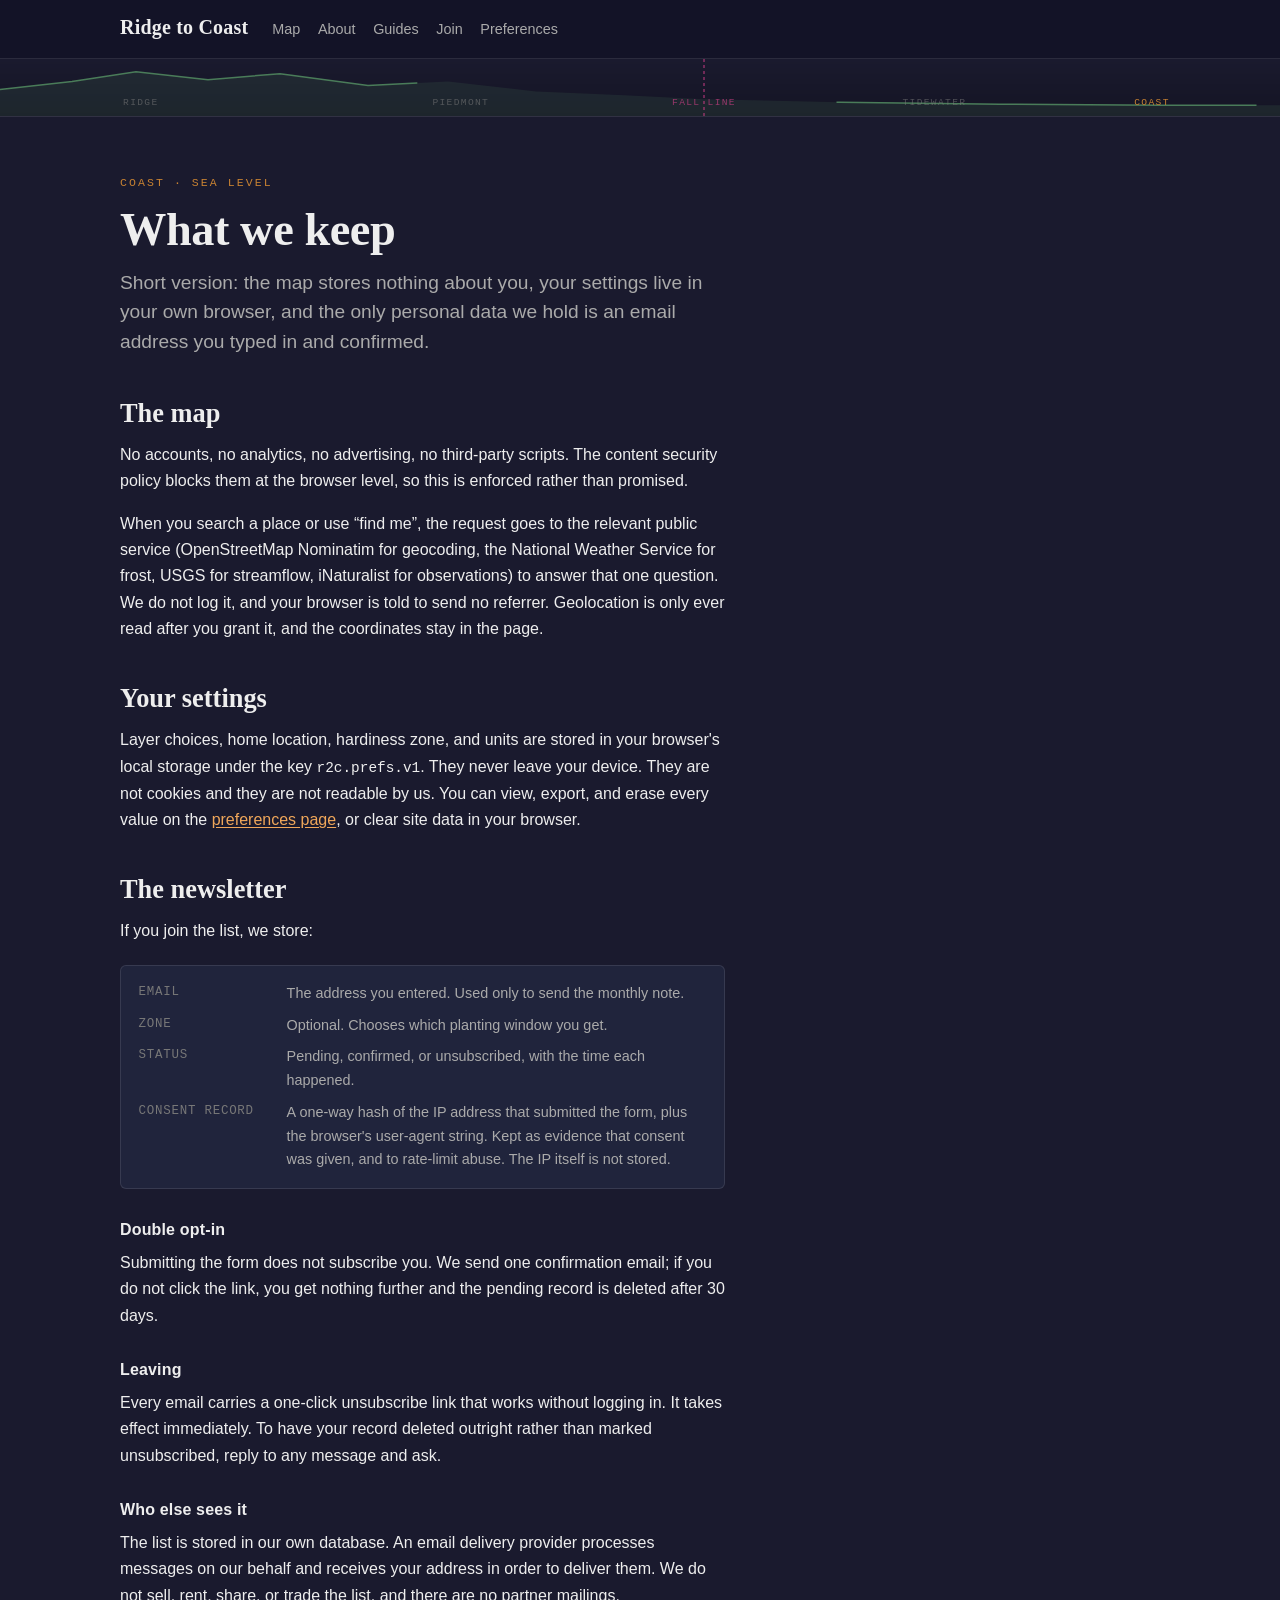
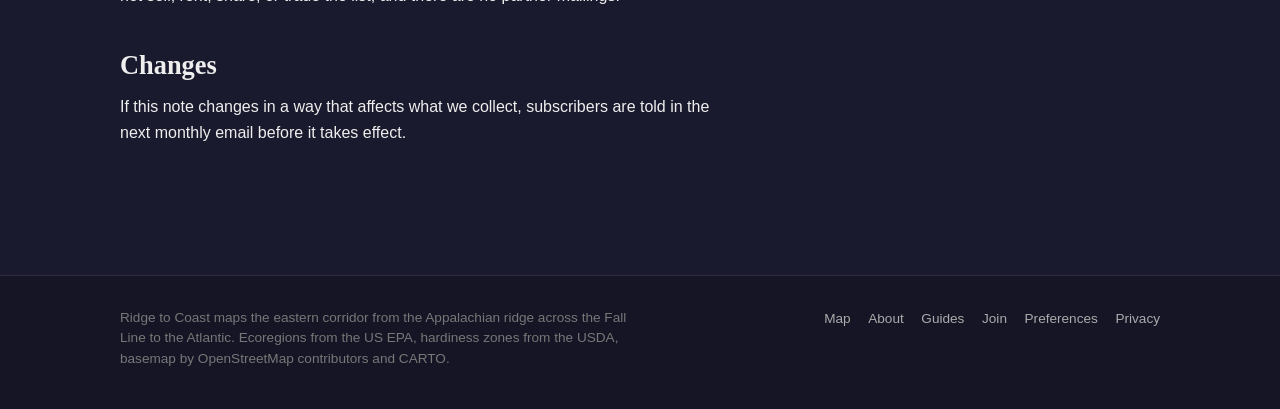
<file: app/privacy.html>
<!DOCTYPE html>
<html lang="en">
<head>
  <meta charset="UTF-8">
  <meta name="viewport" content="width=device-width, initial-scale=1.0">

  <!-- Content pages carry a tighter policy than the map: no basemap tiles, no
       geocoder, no NWS/USGS/iNaturalist. Only the Workers API is reachable, and
       only from the pages that actually call it. form-action stays 'none' —
       every form here submits through fetch(), never a native POST. -->
  <meta http-equiv="Content-Security-Policy" content="default-src 'none'; script-src 'self'; style-src 'self'; img-src 'self' data:; connect-src 'self' https://api.ridgetocoast.com https://preprod.ridgetocoast.com https://alpha.ridgetocoast.com; manifest-src 'self'; base-uri 'self'; form-action 'none';">

  <meta name="referrer" content="no-referrer">
  <meta http-equiv="X-Content-Type-Options" content="nosniff">
  <meta name="theme-color" content="#12171f">

  <title>Privacy — Ridge to Coast</title>
  <meta name="description" content="What Ridge to Coast stores, what it does not, and how to remove yourself. Short, because there is not much to say.">
  <link rel="manifest" href="manifest.json">
  <link rel="icon" href="assets/icon.svg" type="image/svg+xml">
  <link rel="stylesheet" href="site.css">
</head>
<body data-place="legal">

  <!-- SITE-CHROME:HEADER:START — byte-identical on every page (app/tests/site.test.js) -->
  <a class="skip-link" href="#main">Skip to content</a>
  <header class="masthead">
    <div class="masthead-inner">
      <a class="wordmark" href="index.html">Ridge to Coast</a>
      <nav class="site-nav" aria-label="Primary">
        <ul>
          <li><a href="index.html">Map</a></li>
          <li><a href="about.html">About</a></li>
          <li><a href="guides.html">Guides</a></li>
          <li><a href="join.html">Join</a></li>
          <li><a href="preferences.html">Preferences</a></li>
        </ul>
      </nav>
    </div>
  </header>
  <div class="transect" role="img" aria-label="Cross-section of the corridor: the Appalachian ridge in the west, down across the Fall Line, out to the Atlantic coast">
    <svg class="transect-svg" viewBox="0 0 320 58" preserveAspectRatio="none" aria-hidden="true" focusable="false">
      <path class="transect-fill" d="M0,31 L18,23 L34,13 L52,21 L70,15 L92,27 L112,23 L134,33 L156,37 L176,41 L210,44 L250,46 L290,47 L320,47 L320,58 L0,58 Z"/>
      <path class="transect-profile" d="M0,31 L18,23 L34,13 L52,21 L70,15 L92,27 L112,23 L134,33 L156,37 L176,41 L210,44 L250,46 L290,47 L320,47"/>
      <line class="transect-fallline" x1="176" y1="0" x2="176" y2="58"/>
    </svg>
    <ol class="transect-stations">
      <li data-station="ridge">Ridge</li>
      <li data-station="piedmont">Piedmont</li>
      <li data-station="fallline">Fall Line</li>
      <li data-station="tidewater">Tidewater</li>
      <li data-station="coast">Coast</li>
    </ol>
  </div>
  <!-- SITE-CHROME:HEADER:END -->

  <main id="main" class="page">
    <div class="prose">
      <p class="eyebrow">Coast · sea level</p>
      <h1>What we keep</h1>
      <p class="lede">
        Short version: the map stores nothing about you, your settings live in your own
        browser, and the only personal data we hold is an email address you typed in and
        confirmed.
      </p>

      <h2>The map</h2>
      <p>
        No accounts, no analytics, no advertising, no third-party scripts. The content
        security policy blocks them at the browser level, so this is enforced rather
        than promised.
      </p>
      <p>
        When you search a place or use “find me”, the request goes to the relevant public
        service (OpenStreetMap Nominatim for geocoding, the National Weather Service for
        frost, USGS for streamflow, iNaturalist for observations) to answer that one
        question. We do not log it, and your browser is told to send no referrer.
        Geolocation is only ever read after you grant it, and the coordinates stay in
        the page.
      </p>

      <h2>Your settings</h2>
      <p>
        Layer choices, home location, hardiness zone, and units are stored in your
        browser's local storage under the key <code>r2c.prefs.v1</code>. They never leave
        your device. They are not cookies and they are not readable by us. You can view,
        export, and erase every value on the
        <a href="preferences.html">preferences page</a>, or clear site data in your
        browser.
      </p>

      <h2>The newsletter</h2>
      <p>If you join the list, we store:</p>
      <dl class="facts">
        <dt>Email</dt>
        <dd>The address you entered. Used only to send the monthly note.</dd>
        <dt>Zone</dt>
        <dd>Optional. Chooses which planting window you get.</dd>
        <dt>Status</dt>
        <dd>Pending, confirmed, or unsubscribed, with the time each happened.</dd>
        <dt>Consent record</dt>
        <dd>A one-way hash of the IP address that submitted the form, plus the browser's user-agent string. Kept as evidence that consent was given, and to rate-limit abuse. The IP itself is not stored.</dd>
      </dl>

      <h3>Double opt-in</h3>
      <p>
        Submitting the form does not subscribe you. We send one confirmation email; if
        you do not click the link, you get nothing further and the pending record is
        deleted after 30 days.
      </p>

      <h3>Leaving</h3>
      <p>
        Every email carries a one-click unsubscribe link that works without logging in.
        It takes effect immediately. To have your record deleted outright rather than
        marked unsubscribed, reply to any message and ask.
      </p>

      <h3>Who else sees it</h3>
      <p>
        The list is stored in our own database. An email delivery provider processes
        messages on our behalf and receives your address in order to deliver them. We do
        not sell, rent, share, or trade the list, and there are no partner mailings.
      </p>

      <h2>Changes</h2>
      <p>
        If this note changes in a way that affects what we collect, subscribers are told
        in the next monthly email before it takes effect.
      </p>
    </div>
  </main>

  <!-- SITE-CHROME:FOOTER:START — byte-identical on every page (app/tests/site.test.js) -->
  <footer class="site-footer">
    <div class="site-footer-inner">
      <p>
        Ridge to Coast maps the eastern corridor from the Appalachian ridge across the
        Fall Line to the Atlantic. Ecoregions from the US EPA, hardiness zones from the
        USDA, basemap by OpenStreetMap contributors and CARTO.
      </p>
      <nav aria-label="Footer">
        <ul>
          <li><a href="index.html">Map</a></li>
          <li><a href="about.html">About</a></li>
          <li><a href="guides.html">Guides</a></li>
          <li><a href="join.html">Join</a></li>
          <li><a href="preferences.html">Preferences</a></li>
          <li><a href="privacy.html">Privacy</a></li>
        </ul>
      </nav>
    </div>
  </footer>
  <!-- SITE-CHROME:FOOTER:END -->

</body>
</html>
</file>
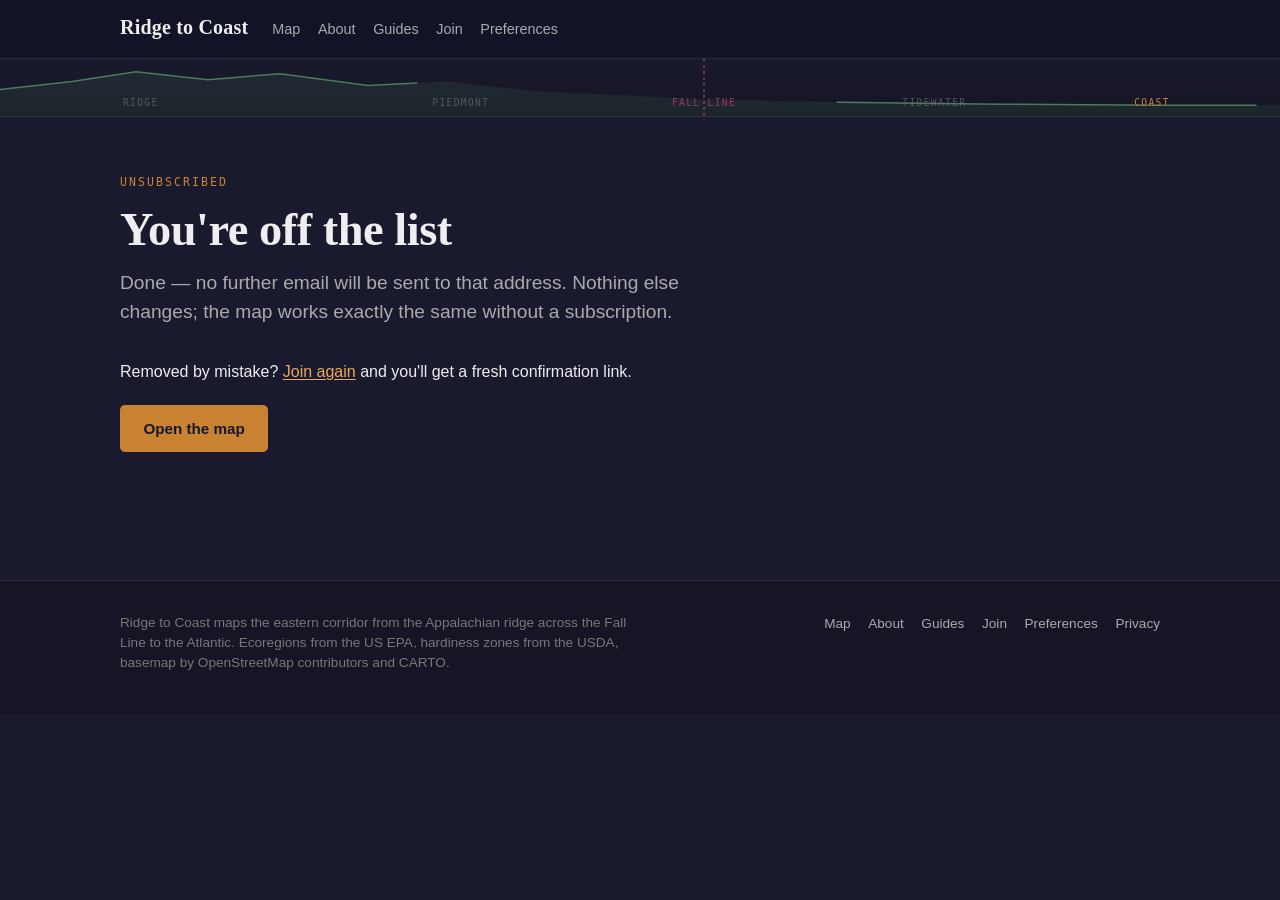
<file: app/unsubscribed.html>
<!DOCTYPE html>
<html lang="en">
<head>
  <meta charset="UTF-8">
  <meta name="viewport" content="width=device-width, initial-scale=1.0">

  <!-- Content pages carry a tighter policy than the map: no basemap tiles, no
       geocoder, no NWS/USGS/iNaturalist. Only the Workers API is reachable, and
       only from the pages that actually call it. form-action stays 'none' —
       every form here submits through fetch(), never a native POST. -->
  <meta http-equiv="Content-Security-Policy" content="default-src 'none'; script-src 'self'; style-src 'self'; img-src 'self' data:; connect-src 'self' https://api.ridgetocoast.com https://preprod.ridgetocoast.com https://alpha.ridgetocoast.com; manifest-src 'self'; base-uri 'self'; form-action 'none';">

  <meta name="referrer" content="no-referrer">
  <meta http-equiv="X-Content-Type-Options" content="nosniff">
  <meta name="theme-color" content="#12171f">

  <title>Unsubscribed — Ridge to Coast</title>
  <meta name="description" content="You have been removed from the Ridge to Coast mailing list. No further email will be sent.">
  <link rel="manifest" href="manifest.json">
  <link rel="icon" href="assets/icon.svg" type="image/svg+xml">
  <link rel="stylesheet" href="site.css">
</head>
<body data-place="legal">

  <!-- SITE-CHROME:HEADER:START — byte-identical on every page (app/tests/site.test.js) -->
  <a class="skip-link" href="#main">Skip to content</a>
  <header class="masthead">
    <div class="masthead-inner">
      <a class="wordmark" href="index.html">Ridge to Coast</a>
      <nav class="site-nav" aria-label="Primary">
        <ul>
          <li><a href="index.html">Map</a></li>
          <li><a href="about.html">About</a></li>
          <li><a href="guides.html">Guides</a></li>
          <li><a href="join.html">Join</a></li>
          <li><a href="preferences.html">Preferences</a></li>
        </ul>
      </nav>
    </div>
  </header>
  <div class="transect" role="img" aria-label="Cross-section of the corridor: the Appalachian ridge in the west, down across the Fall Line, out to the Atlantic coast">
    <svg class="transect-svg" viewBox="0 0 320 58" preserveAspectRatio="none" aria-hidden="true" focusable="false">
      <path class="transect-fill" d="M0,31 L18,23 L34,13 L52,21 L70,15 L92,27 L112,23 L134,33 L156,37 L176,41 L210,44 L250,46 L290,47 L320,47 L320,58 L0,58 Z"/>
      <path class="transect-profile" d="M0,31 L18,23 L34,13 L52,21 L70,15 L92,27 L112,23 L134,33 L156,37 L176,41 L210,44 L250,46 L290,47 L320,47"/>
      <line class="transect-fallline" x1="176" y1="0" x2="176" y2="58"/>
    </svg>
    <ol class="transect-stations">
      <li data-station="ridge">Ridge</li>
      <li data-station="piedmont">Piedmont</li>
      <li data-station="fallline">Fall Line</li>
      <li data-station="tidewater">Tidewater</li>
      <li data-station="coast">Coast</li>
    </ol>
  </div>
  <!-- SITE-CHROME:HEADER:END -->

  <main id="main" class="page">
    <div class="prose">
      <p class="eyebrow">Unsubscribed</p>
      <h1>You're off the list</h1>
      <p class="lede">
        Done — no further email will be sent to that address. Nothing else changes; the
        map works exactly the same without a subscription.
      </p>
      <p>
        Removed by mistake? <a href="join.html">Join again</a> and you'll get a fresh
        confirmation link.
      </p>
      <p class="btn-row">
        <a class="btn" href="index.html">Open the map</a>
      </p>
    </div>
  </main>

  <!-- SITE-CHROME:FOOTER:START — byte-identical on every page (app/tests/site.test.js) -->
  <footer class="site-footer">
    <div class="site-footer-inner">
      <p>
        Ridge to Coast maps the eastern corridor from the Appalachian ridge across the
        Fall Line to the Atlantic. Ecoregions from the US EPA, hardiness zones from the
        USDA, basemap by OpenStreetMap contributors and CARTO.
      </p>
      <nav aria-label="Footer">
        <ul>
          <li><a href="index.html">Map</a></li>
          <li><a href="about.html">About</a></li>
          <li><a href="guides.html">Guides</a></li>
          <li><a href="join.html">Join</a></li>
          <li><a href="preferences.html">Preferences</a></li>
          <li><a href="privacy.html">Privacy</a></li>
        </ul>
      </nav>
    </div>
  </footer>
  <!-- SITE-CHROME:FOOTER:END -->

</body>
</html>
</file>
<file: app/site.css>
/* ─────────────────────────────────────────────────────────────
   site.css — shared chrome for the content pages
   -------------------------------------------------------------
   Loaded by about/guides/join/preferences/privacy and the opt-in
   landing pages. index.html (the map) loads style.css instead;
   that file sets `overflow: hidden` on body for the map viewport,
   which content pages must not inherit.

   No @import, no webfonts: the CSP is `default-src 'none'` with no
   CDN allowed, so every face here is a system stack.

   Colours are the app's real region palette lifted from style.css
   (.swatch.* rules), so the pages read as the same product as the
   map rather than a separate site.
   ───────────────────────────────────────────────────────────── */

:root {
  /* Canvas — matches style.css so the map and the pages share a ground */
  --bg:            #1a1a2e;
  --surface:       #20243c;
  --surface-raised:#272c48;
  --line:          rgba(255, 255, 255, 0.10);
  --line-strong:   rgba(255, 255, 255, 0.18);

  /* Physiographic provinces, west → east. From the legend swatches. */
  --ridge:  #4a7c59;  /* Blue Ridge */
  --valley: #9b7aad;  /* Valley and Ridge */
  --clay:   #c88232;  /* Piedmont — the primary accent */
  --fall:   #e84393;  /* Fall Line */
  --tide:   #4682dc;  /* Coastal Plain */
  --upland: #4a9a8a;  /* New England Upland */

  --text:      #eeeeee;
  --text-dim:  #aaaaaa;
  --text-faint:#777777;

  --link:      #f0a75a;   /* clay, lifted for contrast on --bg */
  --link-hover:#ffc98a;

  /* A characterful serif for display: the vernacular of USGS surveys and
     field guides, and available everywhere without a network request. */
  --font-display: "Iowan Old Style", "Palatino Linotype", Palatino,
                  "Book Antiqua", Georgia, serif;
  --font-body:    -apple-system, BlinkMacSystemFont, "Segoe UI", Roboto, sans-serif;
  --font-mono:    ui-monospace, SFMono-Regular, "SF Mono", Menlo, Consolas, monospace;

  --measure: 68ch;   /* comfortable reading column */
  --gutter: clamp(1rem, 4vw, 2.5rem);
}

*, *::before, *::after { box-sizing: border-box; margin: 0; padding: 0; }

html {
  background: var(--bg);
  /* Anchor links land below the sticky masthead instead of under it. */
  scroll-padding-top: 5rem;
}

body {
  font-family: var(--font-body);
  font-size: 1rem;
  line-height: 1.65;
  color: var(--text);
  background: var(--bg);
  -webkit-text-size-adjust: 100%;
}

/* ─── Accessibility floor ───────────────────────────────────── */

:focus-visible {
  outline: 2px solid var(--link);
  outline-offset: 2px;
  border-radius: 2px;
}

.skip-link {
  position: absolute;
  left: -9999px;
  top: 0;
  z-index: 100;
  padding: 0.6rem 1rem;
  background: var(--clay);
  color: #1a1a2e;
  font-weight: 600;
}
.skip-link:focus { left: 0.5rem; top: 0.5rem; }

.visually-hidden {
  position: absolute;
  width: 1px; height: 1px;
  margin: -1px; padding: 0;
  overflow: hidden;
  clip-path: inset(50%);
  white-space: nowrap;
}

/* ─── Masthead ──────────────────────────────────────────────── */

.masthead {
  position: sticky;
  top: 0;
  z-index: 20;
  background: rgba(20, 20, 40, 0.94);
  backdrop-filter: blur(8px);
  -webkit-backdrop-filter: blur(8px);
  border-bottom: 1px solid var(--line);
}

.masthead-inner {
  max-width: 70rem;
  margin: 0 auto;
  padding: 0.7rem var(--gutter);
  display: flex;
  flex-wrap: wrap;
  align-items: baseline;
  gap: 0.5rem 1.5rem;
}

.wordmark {
  font-family: var(--font-display);
  font-size: 1.25rem;
  font-weight: 600;
  letter-spacing: 0.01em;
  color: var(--text);
  text-decoration: none;
  white-space: nowrap;
}
.wordmark:hover { color: var(--link-hover); }

.site-nav ul {
  display: flex;
  flex-wrap: wrap;
  gap: 0.25rem 1.1rem;
  list-style: none;
}

.site-nav a {
  display: inline-block;
  padding: 0.15rem 0;
  font-size: 0.9rem;
  color: var(--text-dim);
  text-decoration: none;
  border-bottom: 2px solid transparent;
}
.site-nav a:hover { color: var(--text); border-bottom-color: var(--line-strong); }

/* The current page is marked by [data-place] on <body>, so the nav markup
   stays byte-identical across every page (asserted in app/tests/site.test.js). */
body[data-place="about"]       .site-nav a[href="about.html"],
body[data-place="guides"]      .site-nav a[href="guides.html"],
body[data-place="join"]        .site-nav a[href="join.html"],
body[data-place="preferences"] .site-nav a[href="preferences.html"] {
  color: var(--text);
  border-bottom-color: var(--clay);
}

/* ─── Signature: the ridge-to-coast transect ────────────────────
   The site is a cross-section — high crystalline rock in the west,
   the Fall Line where it meets soft coastal sediment, then tidewater.
   The same SVG appears on every page; [data-place] moves the marker. */

.transect {
  position: relative;
  width: 100%;
  height: 58px;
  background: linear-gradient(180deg, transparent, rgba(0, 0, 0, 0.22));
  border-bottom: 1px solid var(--line);
  overflow: hidden;
}

/* The SVG carries geometry only, stretched edge to edge. Labels are HTML on
   top, so `preserveAspectRatio: none` cannot distort any text. */
.transect-svg {
  position: absolute;
  inset: 0;
  width: 100%;
  height: 100%;
}

.transect-profile {
  fill: none;
  stroke: var(--ridge);
  stroke-width: 1.5;
  vector-effect: non-scaling-stroke;
}

.transect-fill { fill: rgba(74, 124, 89, 0.16); }

.transect-fallline {
  stroke: var(--fall);
  stroke-width: 1;
  stroke-dasharray: 3 3;
  vector-effect: non-scaling-stroke;
  opacity: 0.85;
}

/* Stations sit at the same x-fractions as the features in the path above. */
.transect-stations {
  position: absolute;
  inset: 0;
  margin: 0;
  padding: 0;
  list-style: none;
}

.transect-stations li {
  position: absolute;
  bottom: 5px;
  transform: translateX(-50%);
  font-family: var(--font-mono);
  font-size: 0.6rem;
  letter-spacing: 0.14em;
  text-transform: uppercase;
  color: var(--text-faint);
  white-space: nowrap;
  opacity: 0.6;
}

/* Positions track the features in the path above. The sequence is the corridor
   running *east* from the crest — the Great Appalachian Valley is west of the
   Blue Ridge, so it is behind the viewer and deliberately not a station here. */
.transect-stations [data-station="ridge"]     { left: 11%; }
.transect-stations [data-station="piedmont"]  { left: 36%; }
.transect-stations [data-station="fallline"]  { left: 55%; color: var(--fall); }
.transect-stations [data-station="tidewater"] { left: 73%; }
.transect-stations [data-station="coast"]     { left: 90%; }

/* Light up the province this page sits in. */
body[data-place="about"]       .transect [data-station="ridge"],
body[data-place="guides"]      .transect [data-station="piedmont"],
body[data-place="join"]        .transect [data-station="fallline"],
body[data-place="preferences"] .transect [data-station="tidewater"],
body[data-place="legal"]       .transect [data-station="coast"] {
  color: var(--clay);
  opacity: 1;
}

/* Below ~30rem the six labels collide; keep only the Fall Line, which is the
   one that carries meaning. */
@media (max-width: 30rem) {
  .transect-stations li:not([data-station="fallline"]) { display: none; }
}

/* One motion moment on the page: the section line draws west to east. */
@media (prefers-reduced-motion: no-preference) {
  .transect-profile {
    stroke-dasharray: 420;
    stroke-dashoffset: 420;
    animation: draw-transect 1.1s ease-out forwards;
  }
}
@keyframes draw-transect { to { stroke-dashoffset: 0; } }

/* ─── Page body ─────────────────────────────────────────────── */

.page {
  max-width: 70rem;
  margin: 0 auto;
  padding: clamp(2rem, 6vw, 3.5rem) var(--gutter) 4rem;
}

.prose { max-width: var(--measure); }

/* Eyebrow: names the province, which is real information about where the
   reader is in the corridor — not decorative numbering. */
.eyebrow {
  font-family: var(--font-mono);
  font-size: 0.72rem;
  letter-spacing: 0.18em;
  text-transform: uppercase;
  color: var(--clay);
  margin-bottom: 0.75rem;
}

h1 {
  font-family: var(--font-display);
  font-size: clamp(1.9rem, 5vw, 2.9rem);
  line-height: 1.12;
  font-weight: 600;
  letter-spacing: -0.01em;
  margin-bottom: 0.75rem;
  text-wrap: balance;
}

h2 {
  font-family: var(--font-display);
  font-size: clamp(1.3rem, 3vw, 1.65rem);
  line-height: 1.25;
  font-weight: 600;
  margin: 2.5rem 0 0.75rem;
  text-wrap: balance;
}

/* An h2 that introduces a full-width card grid still reads as prose, so give it
   the reading measure even though its section is not inside .prose. */
.page > h2 { max-width: var(--measure); }

h3 {
  font-size: 1rem;
  font-weight: 700;
  letter-spacing: 0.01em;
  margin: 1.75rem 0 0.4rem;
}

.lede {
  font-size: clamp(1.05rem, 2.2vw, 1.2rem);
  line-height: 1.55;
  color: var(--text-dim);
  margin-bottom: 2rem;
}

p { margin-bottom: 1rem; }
.prose ul, .prose ol { margin: 0 0 1rem 1.25rem; }
.prose li { margin-bottom: 0.4rem; }

a { color: var(--link); text-decoration: underline; text-underline-offset: 0.15em; }
a:hover { color: var(--link-hover); }

strong { font-weight: 650; color: #fff; }
code, .mono { font-family: var(--font-mono); font-size: 0.9em; }

hr {
  border: 0;
  border-top: 1px solid var(--line);
  margin: 2.5rem 0;
}

/* ─── Cards / listings ──────────────────────────────────────── */

.card-grid {
  display: grid;
  grid-template-columns: repeat(auto-fit, minmax(15rem, 1fr));
  gap: 1rem;
  margin: 1.5rem 0;
  padding: 0;
  list-style: none;
}

.card {
  display: block;
  padding: 1.1rem 1.2rem;
  background: var(--surface);
  border: 1px solid var(--line);
  border-left: 3px solid var(--province, var(--line-strong));
  border-radius: 6px;
  text-decoration: none;
  color: inherit;
}

/* Province accents. Classes rather than inline style="--province: …" because
   the content-page CSP is `style-src 'self'` with no 'unsafe-inline', which
   blocks style attributes as well as <style> blocks. */
.province-valley    { --province: #9b7aad; }
.province-ridge     { --province: #4a7c59; }
.province-piedmont  { --province: #c88232; }
.province-fall      { --province: #e84393; }
.province-tide      { --province: #4682dc; }
.province-upland    { --province: #4a9a8a; }
.province-necoastal { --province: #6baed6; }
.province-lakes     { --province: #4a7ab5; }
.province-lowlands  { --province: #8a7d4a; }
a.card:hover { background: var(--surface-raised); border-color: var(--line-strong); }

.card h3 { margin: 0 0 0.3rem; font-family: var(--font-display); font-size: 1.05rem; font-weight: 600; }
.card p  { margin: 0; font-size: 0.9rem; color: var(--text-dim); line-height: 1.5; }

.card-meta {
  display: block;
  margin-top: 0.6rem;
  font-family: var(--font-mono);
  font-size: 0.7rem;
  letter-spacing: 0.1em;
  text-transform: uppercase;
  color: var(--text-faint);
}

/* ─── Forms ─────────────────────────────────────────────────── */

.form { max-width: 34rem; margin-top: 1.5rem; }

.field { margin-bottom: 1.15rem; }

/* :not(.checkbox) matters — a bare `.field label` rule (specificity 0,1,1)
   outranks `.checkbox` (0,1,0) and would silently cancel its display:grid and
   force its text bold. */
.field > label:not(.checkbox),
.field-label {
  display: block;
  margin-bottom: 0.35rem;
  font-size: 0.88rem;
  font-weight: 600;
  color: var(--text);
}

.field-hint {
  margin: 0.3rem 0 0;
  font-size: 0.82rem;
  color: var(--text-faint);
  line-height: 1.5;
}

.field-hint-inline { font-weight: 400; color: var(--text-faint); }

input[type="email"],
input[type="text"],
input[type="number"],
select,
textarea {
  width: 100%;
  padding: 0.6rem 0.7rem;
  font: inherit;
  font-size: 0.95rem;
  color: var(--text);
  background: #161a2c;
  border: 1px solid var(--line-strong);
  border-radius: 5px;
}
input:focus, select:focus, textarea:focus { border-color: var(--clay); }

.checkbox {
  display: grid;
  grid-template-columns: auto 1fr;
  gap: 0.6rem;
  align-items: start;
  font-size: 0.9rem;
  line-height: 1.5;
  color: var(--text-dim);
}
.checkbox input { margin-top: 0.25rem; accent-color: var(--clay); }

/* Honeypot: hidden from people, reachable by naive bots. Not display:none —
   some bots skip those. Kept out of the tab order and the a11y tree. */
.trap {
  position: absolute;
  left: -9999px;
  width: 1px;
  height: 1px;
  overflow: hidden;
}

.btn {
  display: inline-block;
  padding: 0.6rem 1.4rem;
  font: inherit;
  font-size: 0.95rem;
  font-weight: 600;
  color: #14182a;
  background: var(--clay);
  border: 1px solid transparent;
  border-radius: 5px;
  cursor: pointer;
  text-decoration: none;
}
.btn:hover { background: var(--link-hover); color: #14182a; }
.btn:disabled { opacity: 0.55; cursor: progress; }

.btn-quiet {
  color: var(--text-dim);
  background: transparent;
  border-color: var(--line-strong);
}
.btn-quiet:hover { color: var(--text); background: var(--surface-raised); }

.btn-row { display: flex; flex-wrap: wrap; gap: 0.6rem; margin-top: 1.25rem; }

/* ─── Status messages ───────────────────────────────────────── */

.notice {
  padding: 0.85rem 1rem;
  margin: 1.25rem 0;
  border-radius: 5px;
  border-left: 3px solid var(--line-strong);
  background: var(--surface);
  font-size: 0.92rem;
  line-height: 1.55;
}
.notice[hidden] { display: none; }
.notice-ok    { border-left-color: var(--ridge); }
.notice-error { border-left-color: #f87171; }
.notice-info  { border-left-color: var(--tide); }

/* ─── Definition-style data rows ────────────────────────────── */

.facts {
  display: grid;
  grid-template-columns: minmax(8rem, max-content) 1fr;
  gap: 0.5rem 1.25rem;
  margin: 1.25rem 0;
  padding: 1rem 1.1rem;
  background: var(--surface);
  border: 1px solid var(--line);
  border-radius: 6px;
  font-size: 0.9rem;
}
.facts dt { font-family: var(--font-mono); font-size: 0.78rem; letter-spacing: 0.06em; text-transform: uppercase; color: var(--text-faint); }
.facts dd { color: var(--text-dim); }

/* ─── Footer ────────────────────────────────────────────────── */

.site-footer {
  border-top: 1px solid var(--line);
  margin-top: 3rem;
  background: rgba(0, 0, 0, 0.18);
}

.site-footer-inner {
  max-width: 70rem;
  margin: 0 auto;
  padding: 2rem var(--gutter) 2.5rem;
  display: flex;
  flex-wrap: wrap;
  justify-content: space-between;
  gap: 1rem 2rem;
  font-size: 0.85rem;
  color: var(--text-faint);
}

.site-footer ul { display: flex; flex-wrap: wrap; gap: 0.5rem 1.1rem; list-style: none; }
.site-footer a { color: var(--text-dim); text-decoration: none; }
.site-footer a:hover { color: var(--text); text-decoration: underline; }
.site-footer p { margin: 0; max-width: 32rem; line-height: 1.5; }

/* ─── Narrow screens ────────────────────────────────────────── */

@media (max-width: 34rem) {
  .masthead-inner { gap: 0.4rem 1rem; }
  .site-nav ul { gap: 0.25rem 0.9rem; }
  .transect { height: 44px; }
  .facts { grid-template-columns: 1fr; gap: 0.15rem; }
  .facts dd { margin-bottom: 0.6rem; }
}
</file>
